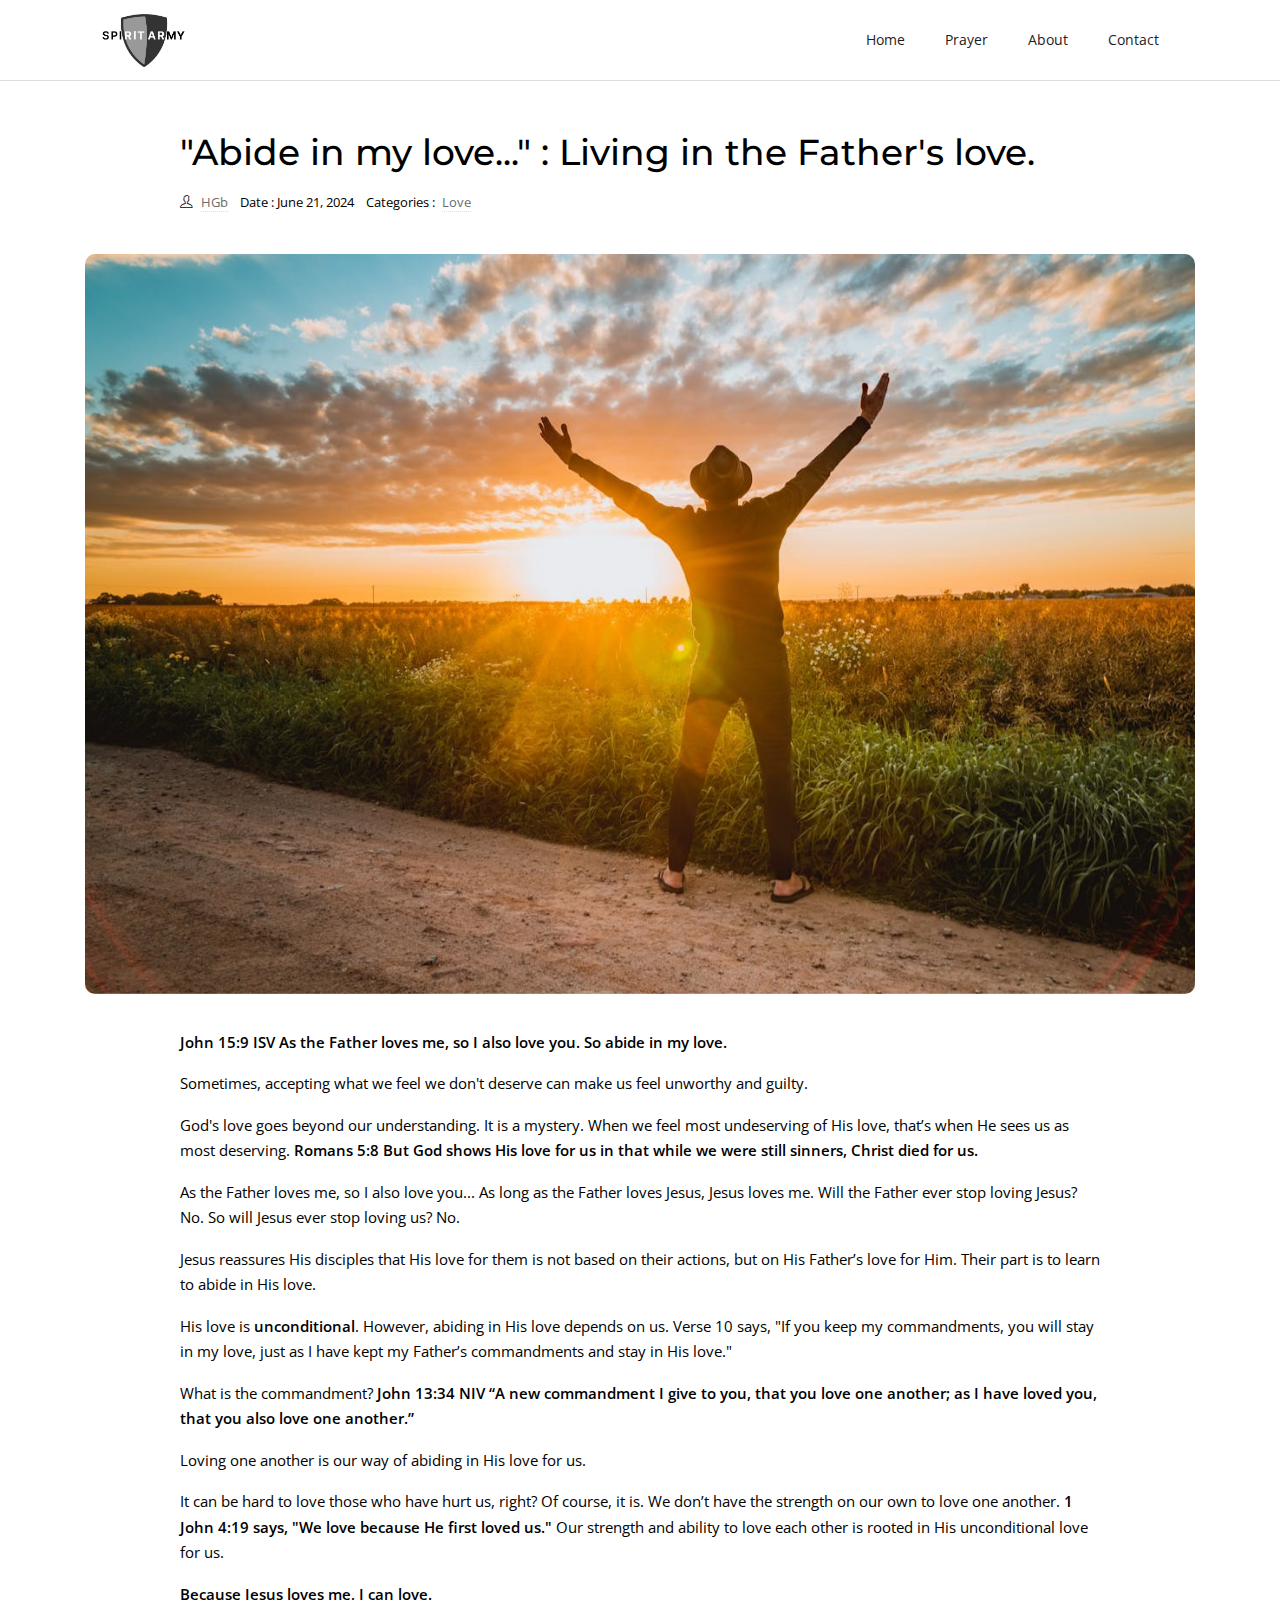
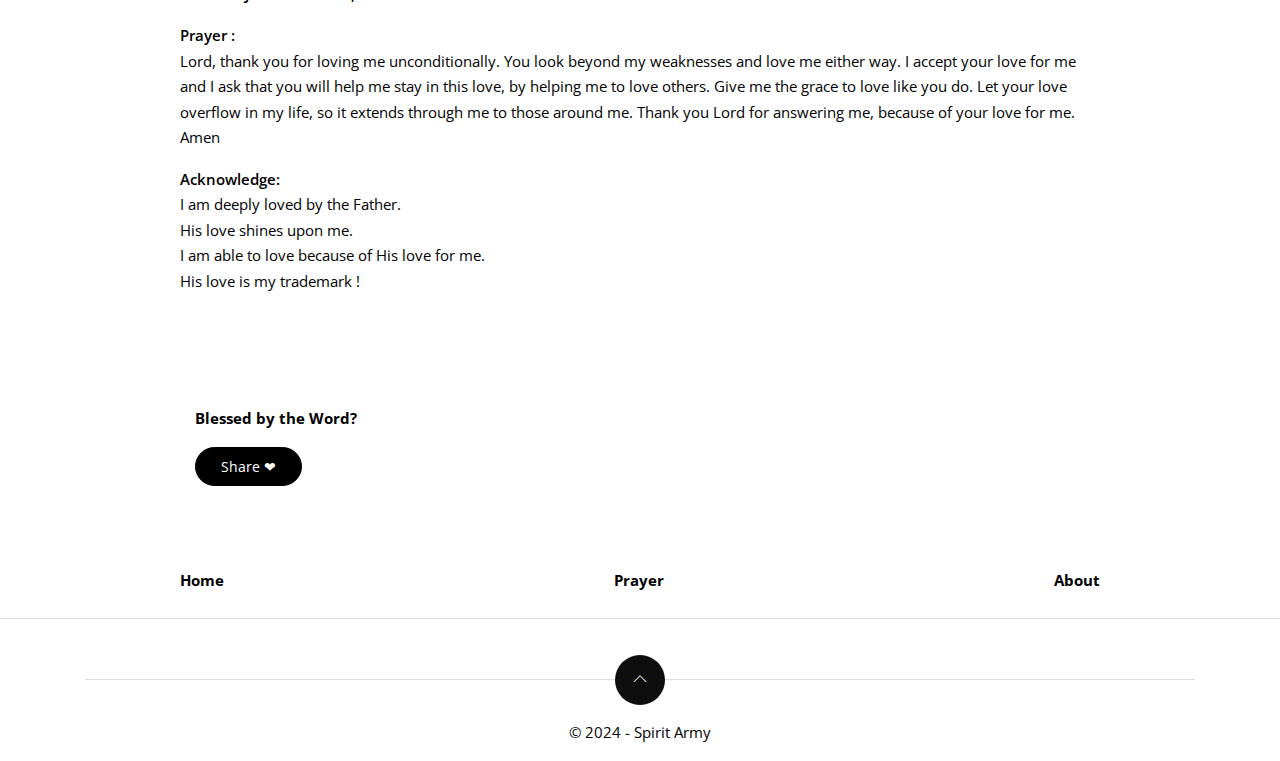
<file: abide.html>
<!DOCTYPE html>


<html lang="en-us">

<head>
   <meta charset="utf-8">
   <title>"Abide in my love..." : Living in the
      Father's love.</title>


   <meta property=’og:title’ content="Abide in my love... : Living in the
   Fathers love." />
   <meta property=’og:type content="website" />
   <meta property=’og:image’ content="https://res.cloudinary.com/dk7kt9wth/image/upload/v1718976212/abide_zljqm0.jpg" />
   <meta property=’og:description’
      content='John 15:9 ISV As the Father loves me, so I also love you. So abide in my love' />
   <meta property=’og:url’ content='https://www.spiritarmy.com' />
   <!-- <meta property='og:image:width' content='1200' />
   <meta property='og:image:height' content='627' /> -->

   <!-- mobile responsive meta -->
   <meta name="viewport" content="width=device-width, initial-scale=1, maximum-scale=5">
   <meta name="description" content="Abide in my love... : Living in the
   Father's love.">
   <link href="https://stackpath.bootstrapcdn.com/bootstrap/4.5.2/css/bootstrap.min.css" rel="stylesheet">
   <!-- plugins -->
   <link rel="preload" href="https://fonts.gstatic.com/s/opensans/v18/mem8YaGs126MiZpBA-UFWJ0bbck.woff2"
      style="font-display: optional;">
   <link rel="stylesheet" href="plugins/bootstrap/bootstrap.min.css">
   <link rel="stylesheet" href="https://fonts.googleapis.com/css?family=Montserrat:600%7cOpen&#43;Sans&amp;display=swap"
      media="screen">

   <link rel="stylesheet" href="plugins/themify-icons/themify-icons.css">
   <link rel="stylesheet" href="plugins/slick/slick.css">

   <!-- Main Stylesheet -->
   <link rel="stylesheet" href="css/style.css">

   <!--Favicon-->
   <!-- <link rel="shortcut icon" href="images/logo.png" type="image/x-icon">
   <link rel="icon" href="images/logo.png" type="image/x-icon"> -->


</head>


<!-- Google tag (gtag.js) -->
<script async src="https://www.googletagmanager.com/gtag/js?id=G-7T690D01WM"></script>
<script>
   window.dataLayer = window.dataLayer || [];
   function gtag() { dataLayer.push(arguments); }
   gtag('js', new Date());

   gtag('config', 'G-7T690D01WM');
</script>


<body>
   <!-- navigation -->
   <header class="sticky-top bg-white border-bottom border-default">
      <div class="container">

         <nav class="navbar navbar-expand-lg navbar-white">
            <a class="navbar-brand" href="index.html">
               <img class="img-fluid" width="150px" src="images/2.png" alt="SpiritArmyLogo">
            </a>
            <button class="navbar-toggler border-0" type="button" data-toggle="collapse" data-target="#navigation">
               <i class="ti-menu"></i>
            </button>

            <div class="collapse navbar-collapse text-center" id="navigation">
               <ul class="navbar-nav ml-auto">
                  <li class="nav-item dropdown">
                     <a class="nav-link" href="#" role="button" data-toggle="dropdown" aria-haspopup="true"
                        aria-expanded="false">
                        Home
                     </a>

                  </li>
                  <li class="nav-item">
                     <a class="nav-link" href="#">Prayer</a>
                  </li>
                  <li class="nav-item">
                     <a class="nav-link" href="#">About</a>
                  </li>
                  <li class="nav-item">
                     <a class="nav-link" href="#">Contact</a>
                  </li>

               </ul>

               <!-- <div class="search px-4">
						<button id="searchOpen" class="search-btn"><i class="ti-search"></i></button>
						<div class="search-wrapper">
							<form action="javascript:void(0)" class="h-100">
								<input class="search-box pl-4" id="search-query" name="s" type="search"
									placeholder="Type &amp; Hit Enter...">
							</form>
							<button id="searchClose" class="search-close"><i class="ti-close text-dark"></i></button>
						</div>
					</div> -->

            </div>
         </nav>
      </div>
   </header>
   <!-- /navigation -->

   <section class="section">
      <div class="container">
         <article class="row mb-4">
            <div class="col-lg-10 mx-auto mb-4">
               <h1 class="h2 mb-3">"Abide in my love..." : Living in the Father's love.</h1>
               <ul class="list-inline post-meta mb-3">
                  <li class="list-inline-item"><i class="ti-user mr-2"></i><a href="author.html">HGb</a>
                  </li>
                  <li class="list-inline-item">Date : June 21, 2024</li>
                  <li class="list-inline-item">Categories : <a href="#!" class="ml-1">Love </a>
                  </li>
               </ul>
            </div>
            <div class="col-12 mb-3">
               <div class="post-slider">
                  <img src="images/post/abide.jpg" class="img-fluid" alt="post-thumb">
               </div>
            </div>
            <div class="col-lg-10 mx-auto">
               <div class="content">
                  <p><strong>John 15:9 ISV As the Father loves me, so I also love you. So abide in my love.</strong></p>
                  <p>Sometimes, accepting what we feel we don't deserve can make us feel unworthy and guilty.</p>
                  <p>God's love goes beyond our understanding. It is a mystery. When we feel most undeserving of His
                     love,
                     that’s when He sees us as most deserving.
                     <strong> Romans 5:8 But God shows His love for us in that while we were still sinners, Christ died
                        for us.</strong>
                  </p>
                  <p>As the Father loves me, so I also love you... As long as the Father loves Jesus, Jesus loves me.
                     Will the Father ever stop loving Jesus? No. So will Jesus ever stop loving us? No.</p>
                  <p>Jesus reassures His disciples that His love for them is not based on their actions, but on His
                     Father’s love for Him.
                     Their part is to learn to abide in His love.</p>
                  <p>His love is <strong>unconditional</strong>. However, abiding in His love depends on us. Verse 10
                     says,
                     "If you keep my commandments, you will stay in my love, just as I have kept my Father’s
                     commandments and stay in His love."</p>
                  <p>What is the commandment?
                     <strong>John 13:34 NIV “A new commandment I give to you, that you love one another; as I have loved
                        you,
                        that you also love one another.”</strong>
                  </p>
                  <P>Loving one another is our way of abiding in His love for us.</P>
                  <p>It can be hard to love those who have hurt us, right? Of course, it is. We don’t have the strength
                     on our own to love one another. <strong>1 John 4:19 says, "We love because He first loved
                        us."</strong>
                     Our strength and ability to love each other is rooted in His unconditional love for us.</p>
                  <p><strong>Because Jesus loves me, I can love.</strong></p>
                  <p>
                     <strong>Prayer :</strong> <br>
                     Lord, thank you for loving me unconditionally. You look beyond my weaknesses and love me either
                     way.
                     I accept your love for me and I ask that you will help me stay in this love, by helping me to love
                     others.
                     Give me the grace to love like you do. Let your love overflow in my life, so it extends through me
                     to those around me.
                     Thank you Lord for answering me, because of your love for me. Amen
                  </p>
                  <p>
                     <strong>Acknowledge:</strong><br>
                     I am deeply loved by the Father.<br>
                     His love shines upon me.<br>
                     I am able to love because of His love for me.<br>
                     His love is my trademark !
                  </p>
               </div>
               <br>
               <br>
               <div class="container mt-5">
                  <P><strong>Blessed by the Word?</strong></P>
                  <button class="btn btn-primary" id="shareButton">Share &#10084;</button>
               </div>
            </div>
      </div>
      </article>
   </section>

   <div class="row justify-content-around">
      <a class="nav-link" href="#">
         <p><strong>Home</strong></p>
      </a>
      <a class="nav-link" href="#">
         <p><strong>Prayer</strong></p>
      </a>
      <a class="nav-link" href="#">
         <p><strong>About</strong></p>
      </a>
   </div>

   <footer class="section-sm pb-0 border-top border-default">
      <div class="container">
         <div class="scroll-top">
            <a href="javascript:void(0);" id="scrollTop"><i class="ti-angle-up"></i></a>
         </div>
         <div class="text-center">
            <p class="content">&copy; 2024 - Spirit Army</p>
         </div>
      </div>
   </footer>


   <!-- JS Plugins -->
   <script src="plugins/jQuery/jquery.min.js"></script>
   <script src="plugins/bootstrap/bootstrap.min.js" async></script>
   <script src="plugins/slick/slick.min.js"></script>

   <!-- Main Script -->
   <script src="js/script.js"></script>

   <script>
      document.getElementById('shareButton').addEventListener('click', async () => {
         if (navigator.share) {
            try {
               await navigator.share({
                  title: document.title,
                  //text: 'Be blessed !',
                  url: window.location.href
               });
               console.log('Content shared successfully');
            } catch (error) {
               console.error('Error sharing:', error);
            }
         } else {
            alert('Web Share API is not supported in your browser.');
         }
      });
   </script>

   <script src="https://code.jquery.com/jquery-3.5.1.slim.min.js"></script>
   <script src="https://cdn.jsdelivr.net/npm/@popperjs/core@2.5.4/dist/umd/popper.min.js"></script>
   <script src="https://stackpath.bootstrapcdn.com/bootstrap/4.5.2/js/bootstrap.min.js"></script>



</body>

</html>
</file>
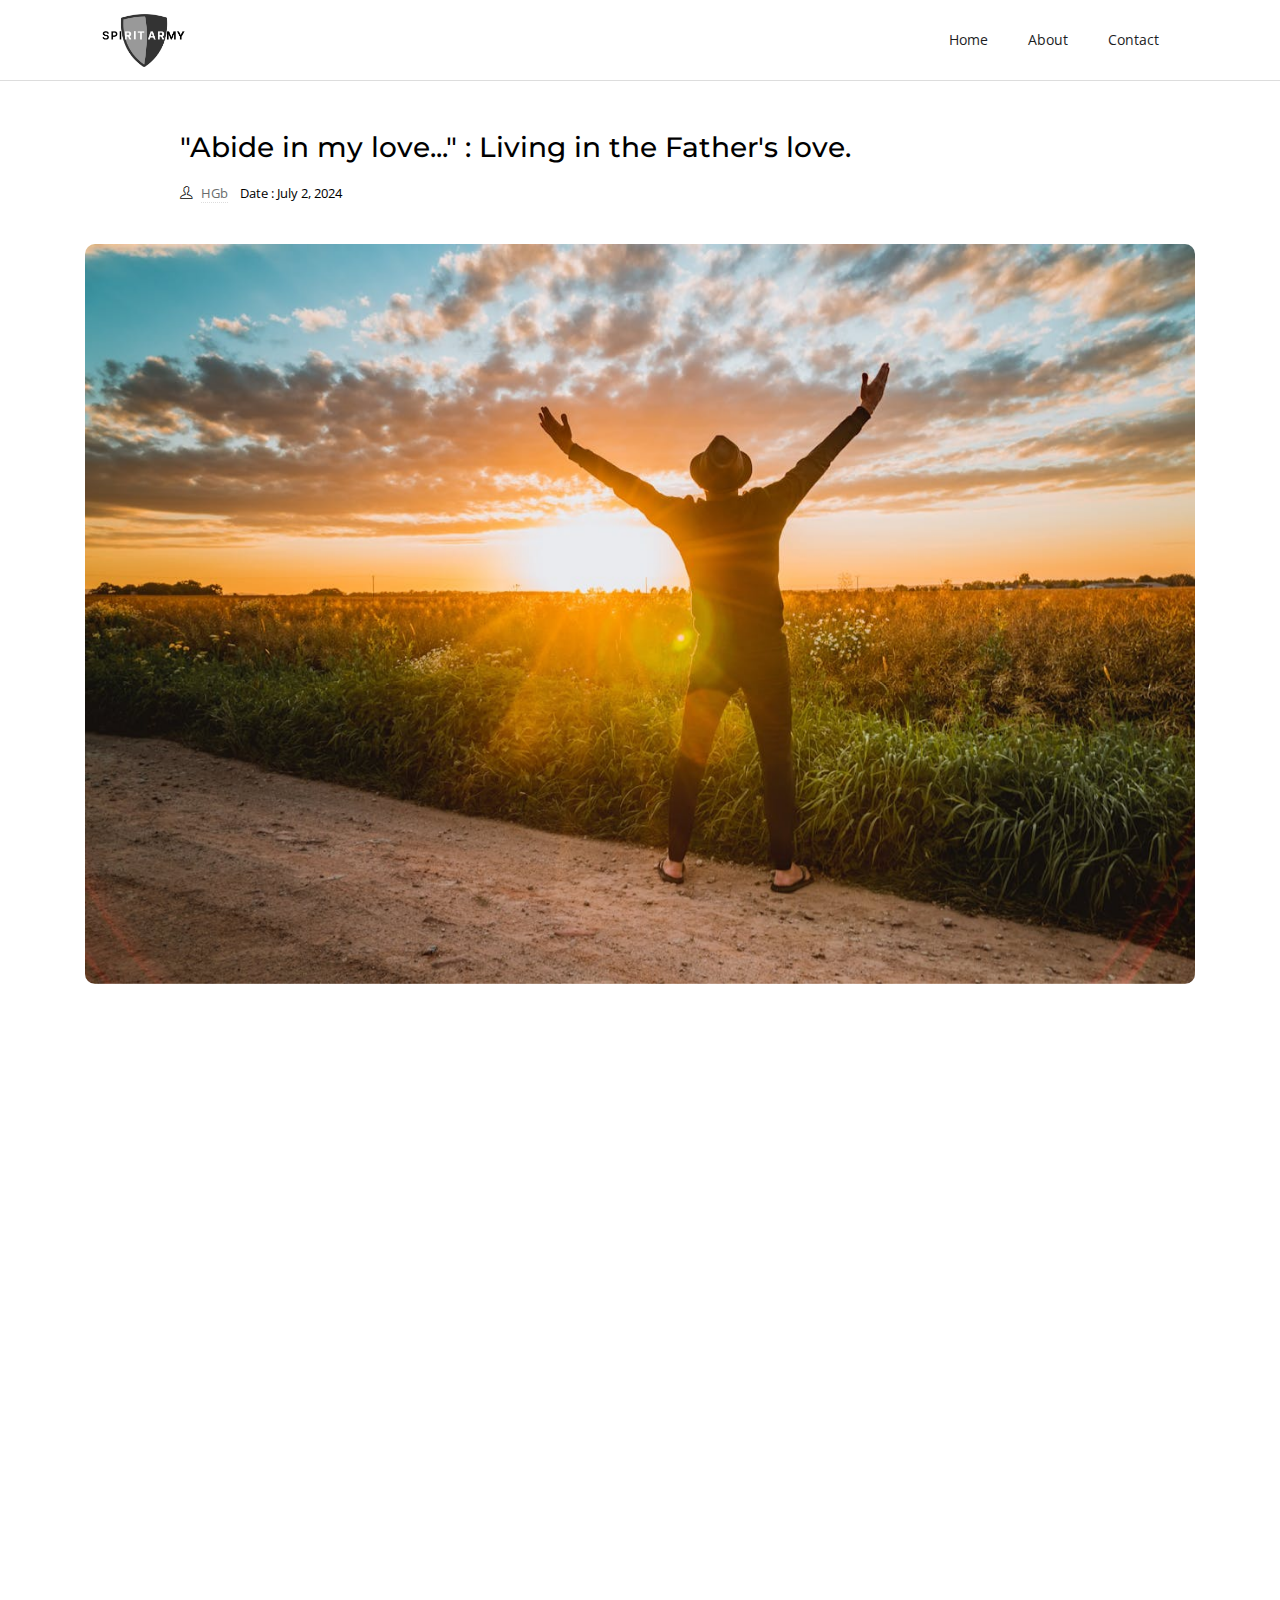
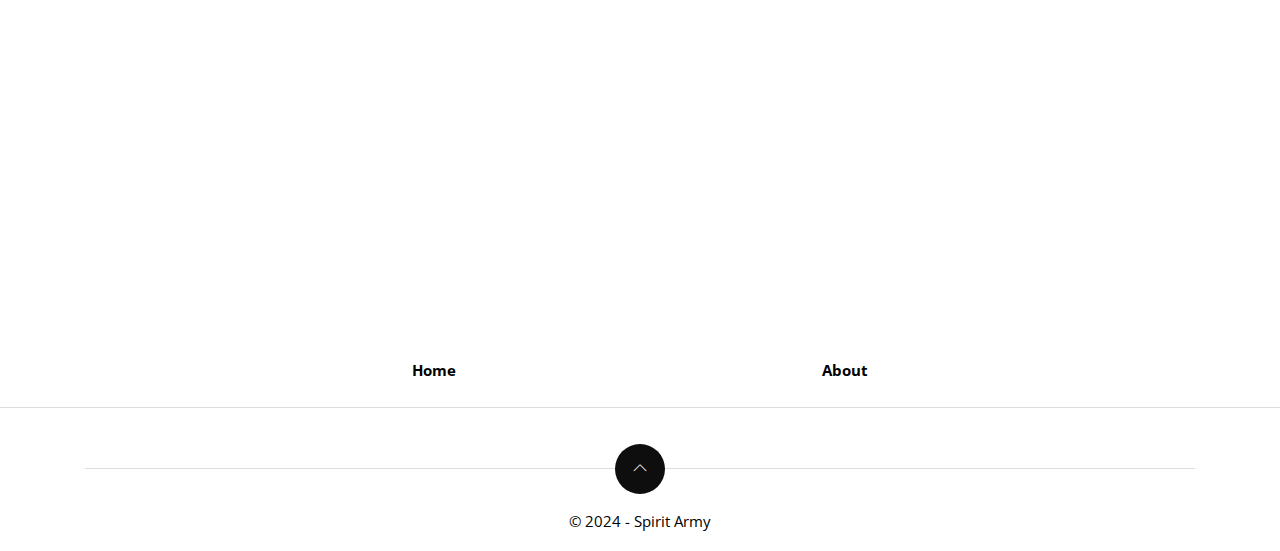
<file: devotion/abide.html>
<!DOCTYPE html>


<html lang="en-us">

<head>
   <meta charset="utf-8">
   <title>"Abide in my love..." : Living in the
      Father's love.</title>


   <meta property=’og:title’ content="Abide in my love... : Living in the
   Fathers love." />
   <meta property=’og:type content="website" />
   <meta property=’og:image’ content="https://res.cloudinary.com/dk7kt9wth/image/upload/v1718976212/abide_zljqm0.jpg" />
   <meta property=’og:description’
      content='John 15:9 ISV As the Father loves me, so I also love you. So abide in my love' />
   <meta property=’og:url’ content='https://www.spiritarmy.com' />
   <!-- <meta property='og:image:width' content='1200' />
   <meta property='og:image:height' content='627' /> -->

   <!-- mobile responsive meta -->
   <meta name="viewport" content="width=device-width, initial-scale=1, maximum-scale=5">
   <meta name="description" content="Abide in my love... : Living in the
   Father's love.">
   <link href="https://stackpath.bootstrapcdn.com/bootstrap/4.5.2/css/bootstrap.min.css" rel="stylesheet">
   <!-- plugins -->
   <link rel="preload" href="https://fonts.gstatic.com/s/opensans/v18/mem8YaGs126MiZpBA-UFWJ0bbck.woff2"
      style="font-display: optional;">
   <link rel="stylesheet" href="../plugins/bootstrap/bootstrap.min.css">
   <link rel="stylesheet" href="https://fonts.googleapis.com/css?family=Montserrat:600%7cOpen&#43;Sans&amp;display=swap"
      media="screen">

   <link rel="stylesheet" href="../plugins/themify-icons/themify-icons.css">
   <link rel="stylesheet" href="../plugins/slick/slick.css">

   <!-- Main Stylesheet -->
   <link rel="stylesheet" href="../css/style.css">

   <!--Favicon-->
   <!-- <link rel="shortcut icon" href="images/logo.png" type="image/x-icon">
   <link rel="icon" href="images/logo.png" type="image/x-icon"> -->


</head>

<!-- Libraries Stylesheet -->
<link href="../lib/animate/animate.min.css" rel="stylesheet">
<script src="../lib/wow/wow.min.js"></script>
<script src="../lib/easing/easing.min.js"></script>


<!-- Google tag (gtag.js) -->
<script async src="https://www.googletagmanager.com/gtag/js?id=G-7T690D01WM"></script>
<script>
   window.dataLayer = window.dataLayer || [];
   function gtag() { dataLayer.push(arguments); }
   gtag('js', new Date());

   gtag('config', 'G-7T690D01WM');
</script>


<body>
   <!-- navigation -->
   <header class="sticky-top bg-white border-bottom border-default">
      <div class="container">

         <nav class="navbar navbar-expand-lg navbar-white">
            <a class="navbar-brand" href="../index.html">
               <img class="img-fluid" width="150px" src="../images/2.png" alt="SpiritArmyLogo">
            </a>
            <button class="navbar-toggler border-0" type="button" data-toggle="collapse" data-target="#navigation">
               <i class="ti-menu"></i>
            </button>

            <div class="collapse navbar-collapse text-center" id="navigation">
               <ul class="navbar-nav ml-auto">
                  <li class="nav-item dropdown">
                     <a class="nav-link" href="#" role="button" data-toggle="dropdown" aria-haspopup="true"
                        aria-expanded="false">
                        Home
                     </a>

                  </li>
                  <!-- <li class="nav-item">
                     <a class="nav-link" href="../prayer.html">Prayer</a>
                  </li> -->
                  <li class="nav-item">
                     <a class="nav-link" href="#">About</a>
                  </li>
                  <li class="nav-item">
                     <a class="nav-link" href="#">Contact</a>
                  </li>

               </ul>

               <!-- <div class="search px-4">
						<button id="searchOpen" class="search-btn"><i class="ti-search"></i></button>
						<div class="search-wrapper">
							<form action="javascript:void(0)" class="h-100">
								<input class="search-box pl-4" id="search-query" name="s" type="search"
									placeholder="Type &amp; Hit Enter...">
							</form>
							<button id="searchClose" class="search-close"><i class="ti-close text-dark"></i></button>
						</div>
					</div> -->

            </div>
         </nav>
      </div>
   </header>
   <!-- /navigation -->

   <section class="section">
      <div class="container">
         <article class="row mb-4">
            <div class="col-lg-10 mx-auto mb-4  wow fadeInUp" data-wow-delay="0.1s">
               <h3 class=" h3 mb-3">"Abide in my love..." : Living in the Father's love.</h3>
               <ul class="list-inline post-meta mb-3">
                  <li class="list-inline-item"><i class="ti-user mr-2"></i><a href="author.html">HGb</a>
                  </li>
                  <li class="list-inline-item">Date : July 2, 2024</li>
                  </li>
               </ul>
            </div>
            <div class="col-12 mb-3  wow fadeInUp" data-wow-delay="0.1s">
               <div class="post-slider">
                  <img src="../images/post/abide.jpg" class="img-fluid" alt="post-thumb">
               </div>
            </div>
            <div class="col-lg-10 mx-auto">
               <div class="content  wow fadeInUp" data-wow-delay="0.1s">
                  <p><strong>John 15:9 ISV "As the Father loves me, so do I love you. So abide in my love".</strong>
                  </p>
                  <p>Sometimes, accepting what we feel we don't deserve, can make us feel unworthy and guilty.</p>
                  <p>God's love however, is beyond our understanding. I believe it is a mystery that cannot be
                     explained.
                     When we feel most undeserving of His love, that’s when He sees us as most deserving.
                     <strong> Romans 5:8 says, "But God shows His love for us in that while we were still sinners,
                        Christ died
                        for us".</strong>
                  </p>
                  <p>"As the Father loves me, so I also love you..." One of my most conscious confessions is "As long as
                     the Father loves Jesus, Jesus loves me".
                     Will the Father ever stop loving Jesus? No. So will Jesus ever stop loving me? No.</p>
                  <p>Jesus reassures His disciples that His love for them is not based on their actions, but on His
                     Father’s love for Him.
                     Their part was to learn to abide in His love.</p>
                  <p>His love is <strong>unconditional</strong>. However, abiding in His love depends on us. Verse 10
                     says,
                     "If you keep my words, you will <strong>abide in my love</strong>, just as I have kept my Father’s
                     words and abide in His love."</p>

                  <p>As we keep His words in our hearts daily, we will abide in His love daily.</p>
                  <p>
                     <strong>Let's Pray :</strong> <br>
                     Lord, thank you for loving me unconditionally. You look beyond my weaknesses and love me either
                     way.
                     I accept your love for me and I ask that you will help me stay in this love, by keeping your words
                     daily.
                     I ask for the grace to fellowship with Your Word and the Spirit.
                     Thank you Lord for answering me, because of your love for me. Amen
                  </p>
                  <p>
                     <strong>Acknowledge with me:</strong><br>
                     I am deeply loved by the Father.<br>
                     His love shines upon me.<br>
                     His Words are an anchor to my soul<br>
                     His love is my trademark !
                  </p>
               </div>
               <br>
               <br>
               <div class="container mt-5   wow fadeInUp" data-wow-delay="0.1s">
                  <P><strong>Blessed by the Word?</strong></P>
                  <button class="btn btn-primary" id="shareButton">Share </button>
               </div>
            </div>
      </div>
      </article>
   </section>

   <div class="row justify-content-around col-lg-8 mx-auto">
      <a class="nav-link" href="../index.html">
         <p><strong>Home</strong></p>
      </a>
      <!-- <a class="nav-link" href="../prayer.html">
         <p><strong>Prayer</strong></p>
      </a> -->
      <a class="nav-link" href="#">
         <p><strong>About</strong></p>
      </a>
   </div>

   <footer class="section-sm pb-0 border-top border-default">
      <div class="container">
         <div class="scroll-top">
            <a href="javascript:void(0);" id="scrollTop"><i class="ti-angle-up"></i></a>
         </div>
         <div class="text-center">
            <p class="content">&copy; 2024 - Spirit Army</p>
         </div>
      </div>
   </footer>


   <!-- JS Plugins -->
   <script src="../plugins/jQuery/jquery.min.js"></script>
   <script src="../plugins/bootstrap/bootstrap.min.js" async></script>
   <script src="../plugins/slick/slick.min.js"></script>
   <script src="../js/wow.min.js"></script>

   <!-- Main Script -->
   <script src="../js/script.js"></script>

   <script>
      document.getElementById('shareButton').addEventListener('click', async () => {
         if (navigator.share) {
            try {
               await navigator.share({
                  title: document.title,
                  //text: 'Be blessed !',
                  url: window.location.href
               });
               console.log('Content shared successfully');
            } catch (error) {
               console.error('Error sharing:', error);
            }
         } else {
            alert('Web Share API is not supported in your browser.');
         }
      });
   </script>

   <script src="https://code.jquery.com/jquery-3.5.1.slim.min.js"></script>
   <script src="https://cdn.jsdelivr.net/npm/@popperjs/core@2.5.4/dist/umd/popper.min.js"></script>
   <script src="https://stackpath.bootstrapcdn.com/bootstrap/4.5.2/js/bootstrap.min.js"></script>



</body>

</html>
</file>
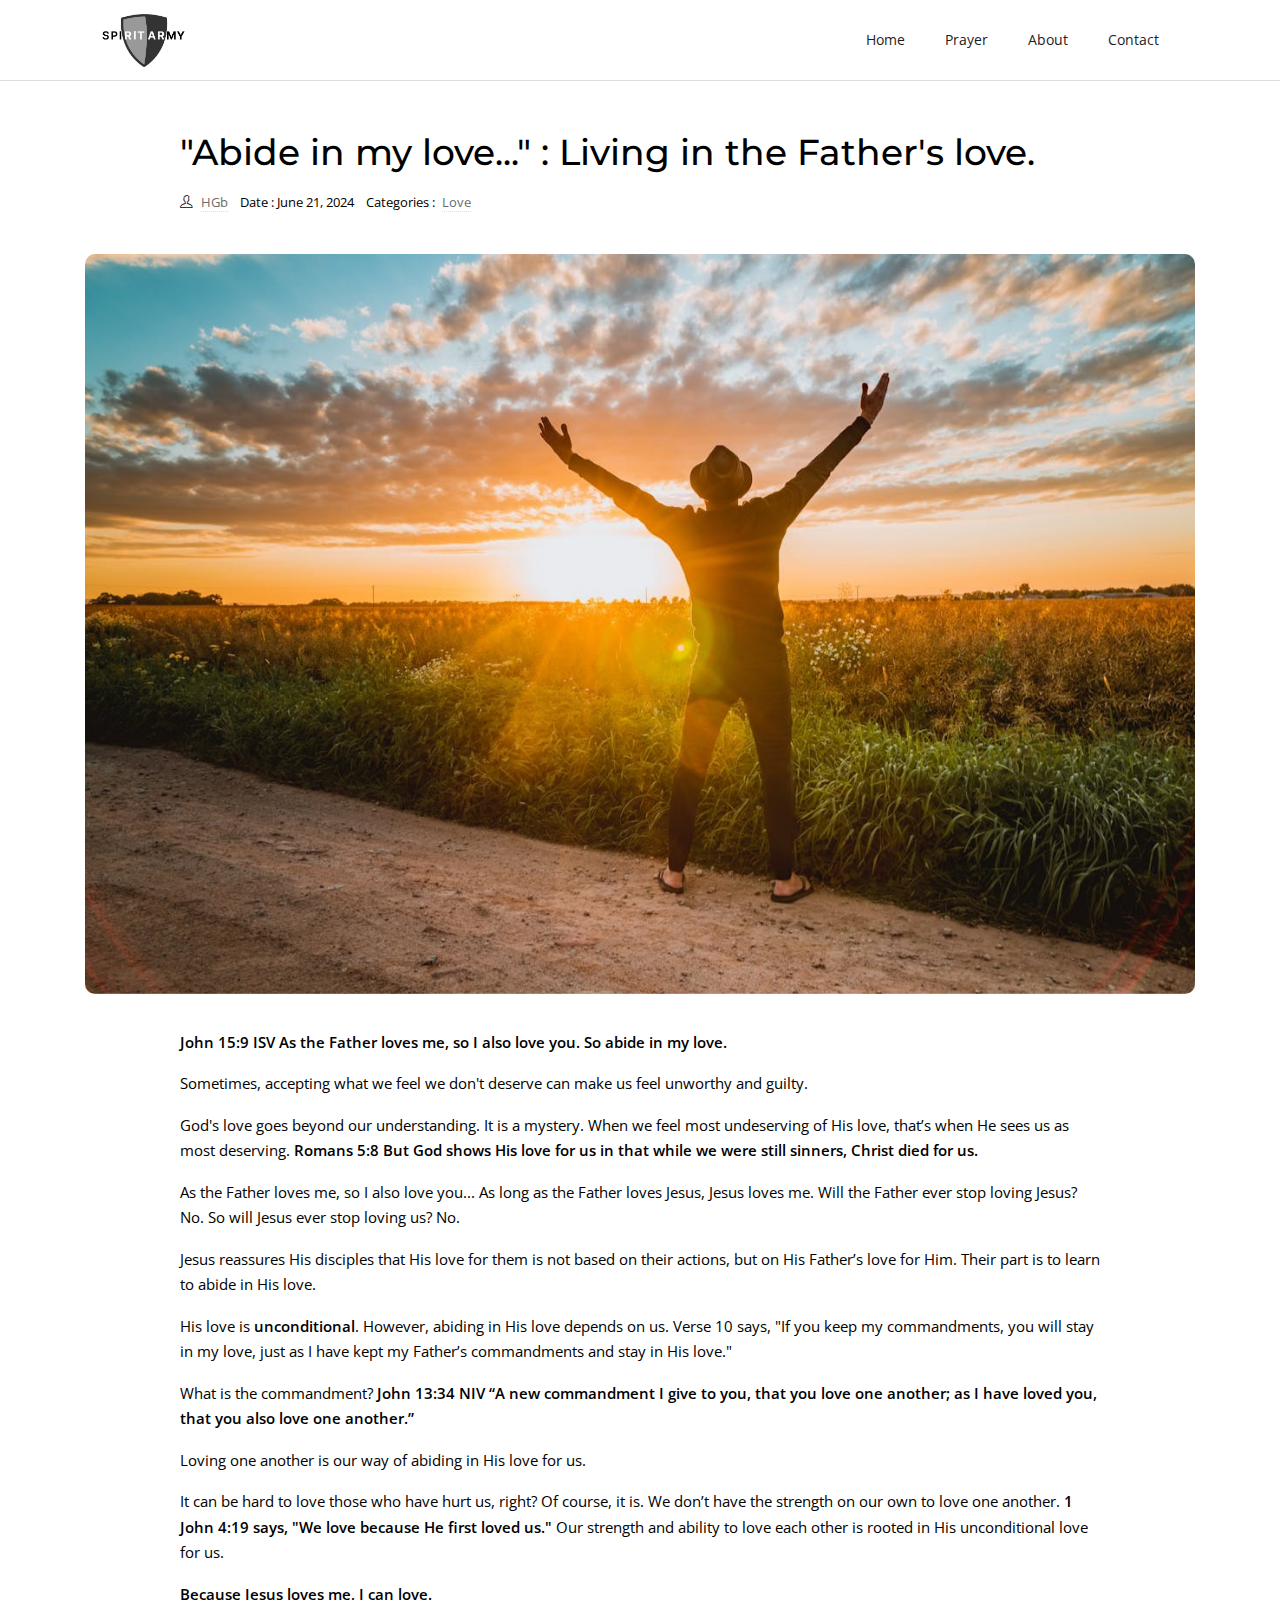
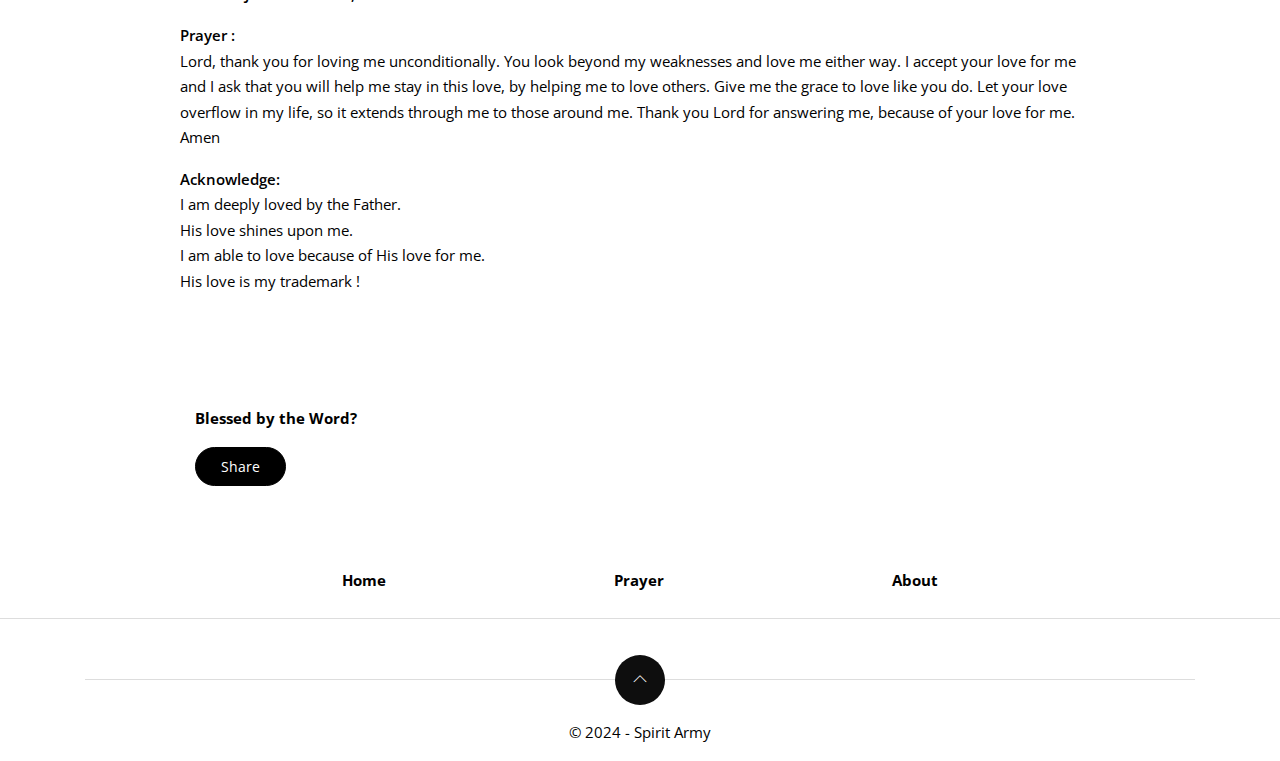
<file: devotion/daughter.html>
<!DOCTYPE html>


<html lang="en-us">

<head>
   <meta charset="utf-8">
   <title>"Abide in my love..." : Living in the
      Father's love.</title>


   <meta property=’og:title’ content="Abide in my love... : Living in the
   Fathers love." />
   <meta property=’og:type content="website" />
   <meta property=’og:image’ content="https://res.cloudinary.com/dk7kt9wth/image/upload/v1718976212/abide_zljqm0.jpg" />
   <meta property=’og:description’
      content='John 15:9 ISV As the Father loves me, so I also love you. So abide in my love' />
   <meta property=’og:url’ content='https://www.spiritarmy.com' />
   <!-- <meta property='og:image:width' content='1200' />
   <meta property='og:image:height' content='627' /> -->

   <!-- mobile responsive meta -->
   <meta name="viewport" content="width=device-width, initial-scale=1, maximum-scale=5">
   <meta name="description" content="Abide in my love... : Living in the
   Father's love.">
   <link href="https://stackpath.bootstrapcdn.com/bootstrap/4.5.2/css/bootstrap.min.css" rel="stylesheet">
   <!-- plugins -->
   <link rel="preload" href="https://fonts.gstatic.com/s/opensans/v18/mem8YaGs126MiZpBA-UFWJ0bbck.woff2"
      style="font-display: optional;">
   <link rel="stylesheet" href="../plugins/bootstrap/bootstrap.min.css">
   <link rel="stylesheet" href="https://fonts.googleapis.com/css?family=Montserrat:600%7cOpen&#43;Sans&amp;display=swap"
      media="screen">

   <link rel="stylesheet" href="../plugins/themify-icons/themify-icons.css">
   <link rel="stylesheet" href="../plugins/slick/slick.css">

   <!-- Main Stylesheet -->
   <link rel="stylesheet" href="../css/style.css">

   <!--Favicon-->
   <!-- <link rel="shortcut icon" href="images/logo.png" type="image/x-icon">
   <link rel="icon" href="images/logo.png" type="image/x-icon"> -->


</head>


<!-- Google tag (gtag.js) -->
<script async src="https://www.googletagmanager.com/gtag/js?id=G-7T690D01WM"></script>
<script>
   window.dataLayer = window.dataLayer || [];
   function gtag() { dataLayer.push(arguments); }
   gtag('js', new Date());

   gtag('config', 'G-7T690D01WM');
</script>


<body>
   <!-- navigation -->
   <header class="sticky-top bg-white border-bottom border-default">
      <div class="container">

         <nav class="navbar navbar-expand-lg navbar-white">
            <a class="navbar-brand" href="../index.html">
               <img class="img-fluid" width="150px" src="../images/2.png" alt="SpiritArmyLogo">
            </a>
            <button class="navbar-toggler border-0" type="button" data-toggle="collapse" data-target="#navigation">
               <i class="ti-menu"></i>
            </button>

            <div class="collapse navbar-collapse text-center" id="navigation">
               <ul class="navbar-nav ml-auto">
                  <li class="nav-item dropdown">
                     <a class="nav-link" href="#" role="button" data-toggle="dropdown" aria-haspopup="true"
                        aria-expanded="false">
                        Home
                     </a>

                  </li>
                  <li class="nav-item">
                     <a class="nav-link" href="../prayer.html">Prayer</a>
                  </li>
                  <li class="nav-item">
                     <a class="nav-link" href="#">About</a>
                  </li>
                  <li class="nav-item">
                     <a class="nav-link" href="#">Contact</a>
                  </li>

               </ul>

               <!-- <div class="search px-4">
						<button id="searchOpen" class="search-btn"><i class="ti-search"></i></button>
						<div class="search-wrapper">
							<form action="javascript:void(0)" class="h-100">
								<input class="search-box pl-4" id="search-query" name="s" type="search"
									placeholder="Type &amp; Hit Enter...">
							</form>
							<button id="searchClose" class="search-close"><i class="ti-close text-dark"></i></button>
						</div>
					</div> -->

            </div>
         </nav>
      </div>
   </header>
   <!-- /navigation -->

   <section class="section">
      <div class="container">
         <article class="row mb-4">
            <div class="col-lg-10 mx-auto mb-4">
               <h1 class="h2 mb-3">"Abide in my love..." : Living in the Father's love.</h1>
               <ul class="list-inline post-meta mb-3">
                  <li class="list-inline-item"><i class="ti-user mr-2"></i><a href="author.html">HGb</a>
                  </li>
                  <li class="list-inline-item">Date : June 21, 2024</li>
                  <li class="list-inline-item">Categories : <a href="#!" class="ml-1">Love </a>
                  </li>
               </ul>
            </div>
            <div class="col-12 mb-3">
               <div class="post-slider">
                  <img src="../images/post/abide.jpg" class="img-fluid" alt="post-thumb">
               </div>
            </div>
            <div class="col-lg-10 mx-auto">
               <div class="content">
                  <p><strong>John 15:9 ISV As the Father loves me, so I also love you. So abide in my love.</strong></p>
                  <p>Sometimes, accepting what we feel we don't deserve can make us feel unworthy and guilty.</p>
                  <p>God's love goes beyond our understanding. It is a mystery. When we feel most undeserving of His
                     love,
                     that’s when He sees us as most deserving.
                     <strong> Romans 5:8 But God shows His love for us in that while we were still sinners, Christ died
                        for us.</strong>
                  </p>
                  <p>As the Father loves me, so I also love you... As long as the Father loves Jesus, Jesus loves me.
                     Will the Father ever stop loving Jesus? No. So will Jesus ever stop loving us? No.</p>
                  <p>Jesus reassures His disciples that His love for them is not based on their actions, but on His
                     Father’s love for Him.
                     Their part is to learn to abide in His love.</p>
                  <p>His love is <strong>unconditional</strong>. However, abiding in His love depends on us. Verse 10
                     says,
                     "If you keep my commandments, you will stay in my love, just as I have kept my Father’s
                     commandments and stay in His love."</p>
                  <p>What is the commandment?
                     <strong>John 13:34 NIV “A new commandment I give to you, that you love one another; as I have loved
                        you,
                        that you also love one another.”</strong>
                  </p>
                  <P>Loving one another is our way of abiding in His love for us.</P>
                  <p>It can be hard to love those who have hurt us, right? Of course, it is. We don’t have the strength
                     on our own to love one another. <strong>1 John 4:19 says, "We love because He first loved
                        us."</strong>
                     Our strength and ability to love each other is rooted in His unconditional love for us.</p>
                  <p><strong>Because Jesus loves me, I can love.</strong></p>
                  <p>
                     <strong>Prayer :</strong> <br>
                     Lord, thank you for loving me unconditionally. You look beyond my weaknesses and love me either
                     way.
                     I accept your love for me and I ask that you will help me stay in this love, by helping me to love
                     others.
                     Give me the grace to love like you do. Let your love overflow in my life, so it extends through me
                     to those around me.
                     Thank you Lord for answering me, because of your love for me. Amen
                  </p>
                  <p>
                     <strong>Acknowledge:</strong><br>
                     I am deeply loved by the Father.<br>
                     His love shines upon me.<br>
                     I am able to love because of His love for me.<br>
                     His love is my trademark !
                  </p>
               </div>
               <br>
               <br>
               <div class="container mt-5">
                  <P><strong>Blessed by the Word?</strong></P>
                  <button class="btn btn-primary" id="shareButton">Share </button>
               </div>
            </div>
      </div>
      </article>
   </section>

   <div class="row justify-content-around col-lg-8 mx-auto">
      <a class="nav-link" href="#">
         <p><strong>Home</strong></p>
      </a>
      <a class="nav-link" href="../prayer.html">
         <p><strong>Prayer</strong></p>
      </a>
      <a class="nav-link" href="#">
         <p><strong>About</strong></p>
      </a>
   </div>

   <footer class="section-sm pb-0 border-top border-default">
      <div class="container">
         <div class="scroll-top">
            <a href="javascript:void(0);" id="scrollTop"><i class="ti-angle-up"></i></a>
         </div>
         <div class="text-center">
            <p class="content">&copy; 2024 - Spirit Army</p>
         </div>
      </div>
   </footer>


   <!-- JS Plugins -->
   <script src="../plugins/jQuery/jquery.min.js"></script>
   <script src="../plugins/bootstrap/bootstrap.min.js" async></script>
   <script src="../plugins/slick/slick.min.js"></script>

   <!-- Main Script -->
   <script src="../js/script.js"></script>

   <script>
      document.getElementById('shareButton').addEventListener('click', async () => {
         if (navigator.share) {
            try {
               await navigator.share({
                  title: document.title,
                  //text: 'Be blessed !',
                  url: window.location.href
               });
               console.log('Content shared successfully');
            } catch (error) {
               console.error('Error sharing:', error);
            }
         } else {
            alert('Web Share API is not supported in your browser.');
         }
      });
   </script>

   <script src="https://code.jquery.com/jquery-3.5.1.slim.min.js"></script>
   <script src="https://cdn.jsdelivr.net/npm/@popperjs/core@2.5.4/dist/umd/popper.min.js"></script>
   <script src="https://stackpath.bootstrapcdn.com/bootstrap/4.5.2/js/bootstrap.min.js"></script>



</body>

</html>
</file>
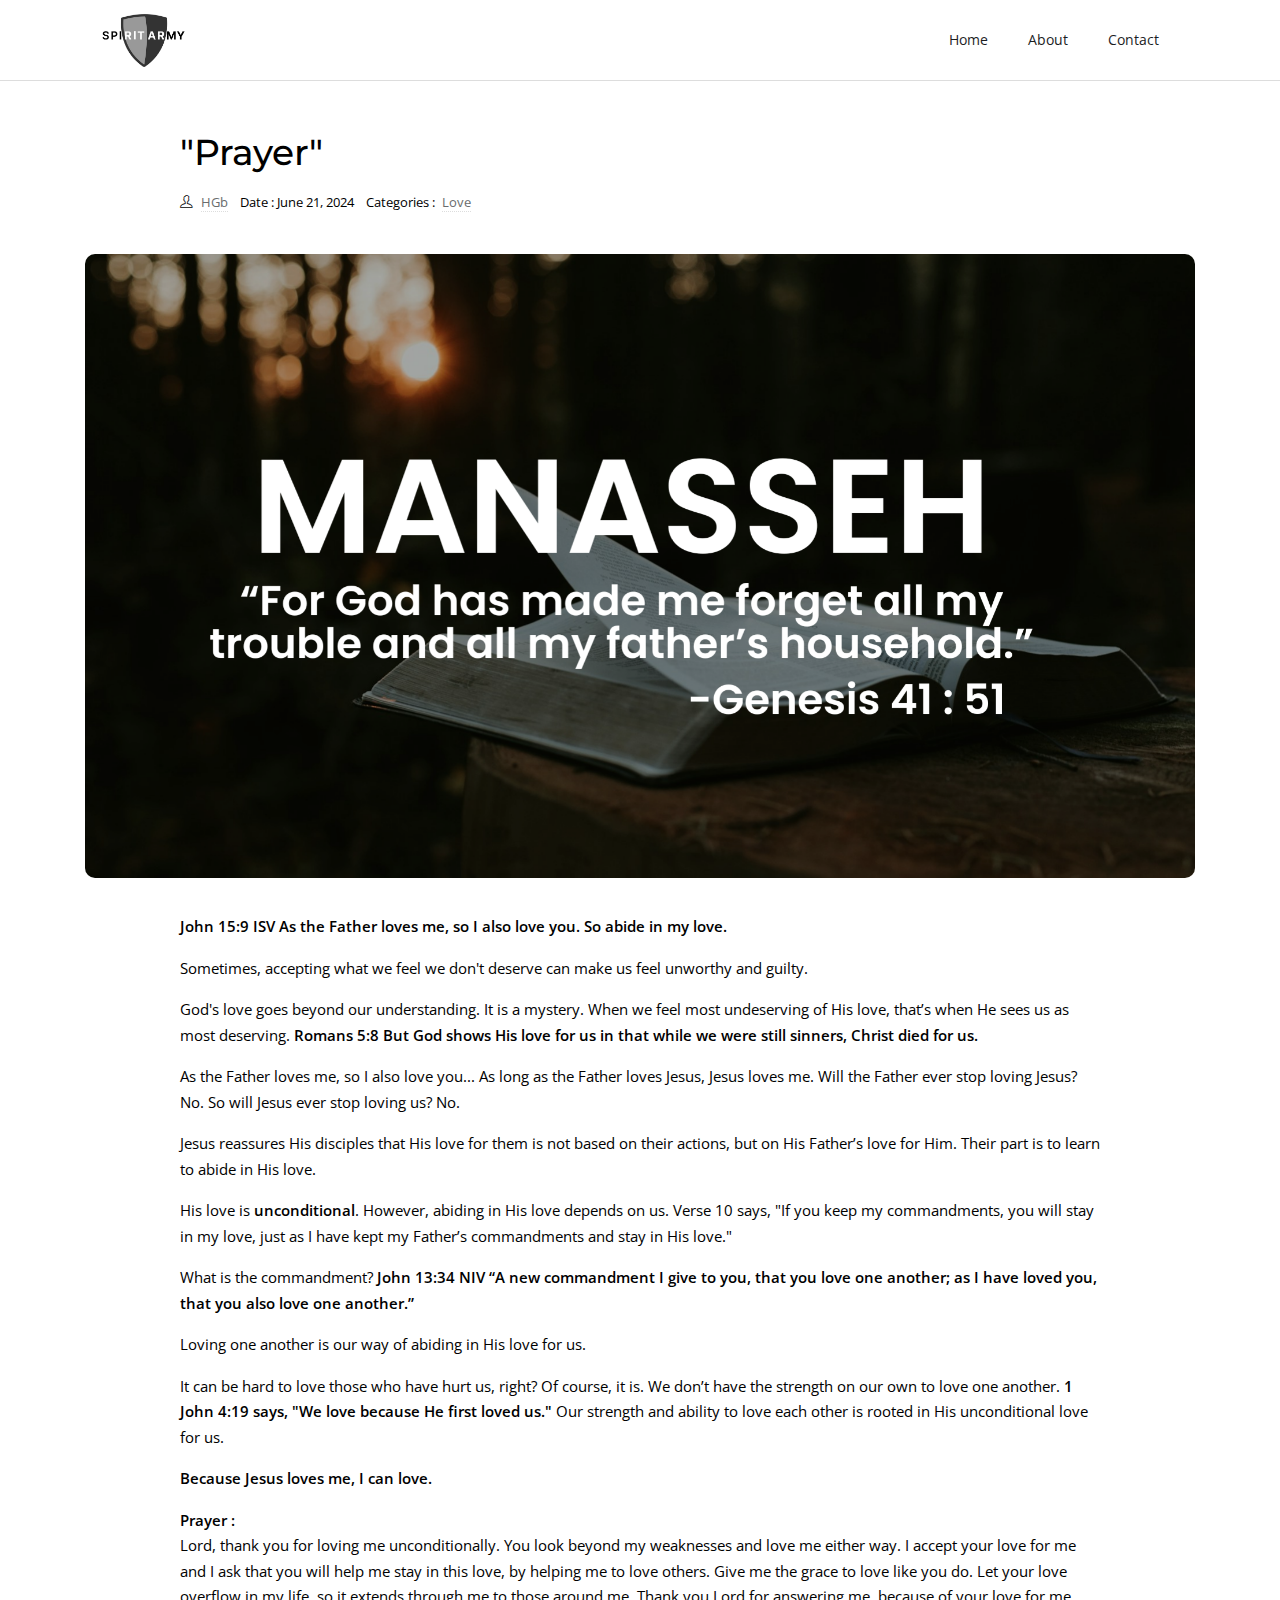
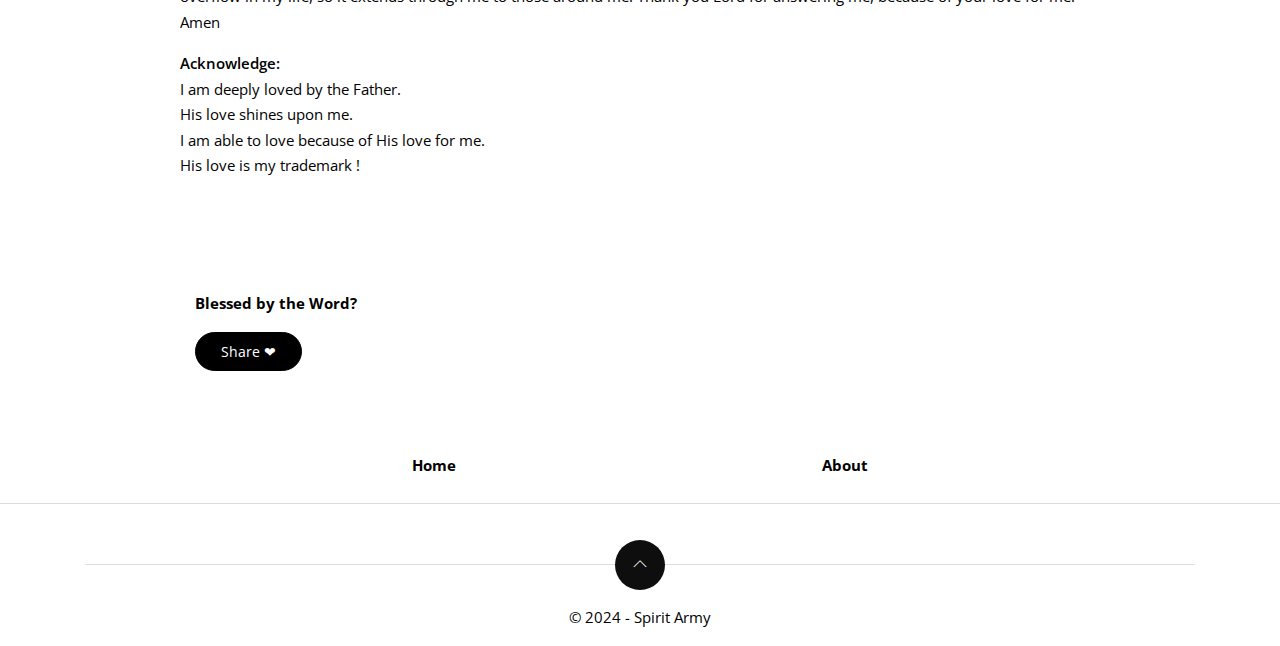
<file: prayer/prayer_one.html>
<!DOCTYPE html>


<html lang="en-us">

<head>
    <meta charset="utf-8">
    <title>"Abide in my love..." : Living in the
        Father's love.</title>


    <meta property=’og:title’ content="Abide in my love... : Living in the
   Fathers love." />
    <meta property=’og:type content="website" />
    <meta property=’og:image’
        content="https://res.cloudinary.com/dk7kt9wth/image/upload/v1718976212/abide_zljqm0.jpg" />
    <meta property=’og:description’
        content='John 15:9 ISV As the Father loves me, so I also love you. So abide in my love' />
    <meta property=’og:url’ content='https://www.spiritarmy.com' />
    <!-- <meta property='og:image:width' content='1200' />
   <meta property='og:image:height' content='627' /> -->

    <!-- mobile responsive meta -->
    <meta name="viewport" content="width=device-width, initial-scale=1, maximum-scale=5">
    <meta name="description" content="Abide in my love... : Living in the
   Father's love.">
    <link href="https://stackpath.bootstrapcdn.com/bootstrap/4.5.2/css/bootstrap.min.css" rel="stylesheet">
    <!-- plugins -->
    <link rel="preload" href="https://fonts.gstatic.com/s/opensans/v18/mem8YaGs126MiZpBA-UFWJ0bbck.woff2"
        style="font-display: optional;">
    <link rel="stylesheet" href="../plugins/bootstrap/bootstrap.min.css">
    <link rel="stylesheet"
        href="https://fonts.googleapis.com/css?family=Montserrat:600%7cOpen&#43;Sans&amp;display=swap" media="screen">

    <link rel="stylesheet" href="../plugins/themify-icons/themify-icons.css">
    <link rel="stylesheet" href="../plugins/slick/slick.css">

    <!-- Main Stylesheet -->
    <link rel="stylesheet" href="../css/style.css">

    <!--Favicon-->
    <!-- <link rel="shortcut icon" href="images/logo.png" type="image/x-icon">
   <link rel="icon" href="images/logo.png" type="image/x-icon"> -->


</head>


<!-- Google tag (gtag.js) -->
<script async src="https://www.googletagmanager.com/gtag/js?id=G-7T690D01WM"></script>
<script>
    window.dataLayer = window.dataLayer || [];
    function gtag() { dataLayer.push(arguments); }
    gtag('js', new Date());

    gtag('config', 'G-7T690D01WM');
</script>


<body>
    <!-- navigation -->
    <header class="sticky-top bg-white border-bottom border-default">
        <div class="container">

            <nav class="navbar navbar-expand-lg navbar-white">
                <a class="navbar-brand" href="../index.html">
                    <img class="img-fluid" width="150px" src="../images/2.png" alt="SpiritArmyLogo">
                </a>
                <button class="navbar-toggler border-0" type="button" data-toggle="collapse" data-target="#navigation">
                    <i class="ti-menu"></i>
                </button>

                <div class="collapse navbar-collapse text-center" id="navigation">
                    <ul class="navbar-nav ml-auto">
                        <li class="nav-item dropdown">
                            <a class="nav-link" href="#" role="button" data-toggle="dropdown" aria-haspopup="true"
                                aria-expanded="false">
                                Home
                            </a>

                        </li>
                        <!-- <li class="nav-item">
                            <a class="nav-link" href="../prayer.html">Prayer</a>
                        </li> -->
                        <li class="nav-item">
                            <a class="nav-link" href="#">About</a>
                        </li>
                        <li class="nav-item">
                            <a class="nav-link" href="#">Contact</a>
                        </li>

                    </ul>

                    <!-- <div class="search px-4">
						<button id="searchOpen" class="search-btn"><i class="ti-search"></i></button>
						<div class="search-wrapper">
							<form action="javascript:void(0)" class="h-100">
								<input class="search-box pl-4" id="search-query" name="s" type="search"
									placeholder="Type &amp; Hit Enter...">
							</form>
							<button id="searchClose" class="search-close"><i class="ti-close text-dark"></i></button>
						</div>
					</div> -->

                </div>
            </nav>
        </div>
    </header>
    <!-- /navigation -->

    <section class="section">
        <div class="container">
            <article class="row mb-4">
                <div class="col-lg-10 mx-auto mb-4">
                    <h1 class="h2 mb-3">"Prayer"</h1>
                    <ul class="list-inline post-meta mb-3">
                        <li class="list-inline-item"><i class="ti-user mr-2"></i><a href="author.html">HGb</a>
                        </li>
                        <li class="list-inline-item">Date : June 21, 2024</li>
                        <li class="list-inline-item">Categories : <a href="#!" class="ml-1">Love </a>
                        </li>
                    </ul>
                </div>
                <div class="col-12 mb-3">
                    <div class="post-slider">
                        <img src="../images/post/manasseh.png" class="img-fluid" alt="post-thumb">
                    </div>
                </div>
                <div class="col-lg-10 mx-auto">
                    <div class="content">
                        <p><strong>John 15:9 ISV As the Father loves me, so I also love you. So abide in my
                                love.</strong></p>
                        <p>Sometimes, accepting what we feel we don't deserve can make us feel unworthy and guilty.</p>
                        <p>God's love goes beyond our understanding. It is a mystery. When we feel most undeserving of
                            His
                            love,
                            that’s when He sees us as most deserving.
                            <strong> Romans 5:8 But God shows His love for us in that while we were still sinners,
                                Christ died
                                for us.</strong>
                        </p>
                        <p>As the Father loves me, so I also love you... As long as the Father loves Jesus, Jesus loves
                            me.
                            Will the Father ever stop loving Jesus? No. So will Jesus ever stop loving us? No.</p>
                        <p>Jesus reassures His disciples that His love for them is not based on their actions, but on
                            His
                            Father’s love for Him.
                            Their part is to learn to abide in His love.</p>
                        <p>His love is <strong>unconditional</strong>. However, abiding in His love depends on us. Verse
                            10
                            says,
                            "If you keep my commandments, you will stay in my love, just as I have kept my Father’s
                            commandments and stay in His love."</p>
                        <p>What is the commandment?
                            <strong>John 13:34 NIV “A new commandment I give to you, that you love one another; as I
                                have loved
                                you,
                                that you also love one another.”</strong>
                        </p>
                        <P>Loving one another is our way of abiding in His love for us.</P>
                        <p>It can be hard to love those who have hurt us, right? Of course, it is. We don’t have the
                            strength
                            on our own to love one another. <strong>1 John 4:19 says, "We love because He first loved
                                us."</strong>
                            Our strength and ability to love each other is rooted in His unconditional love for us.</p>
                        <p><strong>Because Jesus loves me, I can love.</strong></p>
                        <p>
                            <strong>Prayer :</strong> <br>
                            Lord, thank you for loving me unconditionally. You look beyond my weaknesses and love me
                            either
                            way.
                            I accept your love for me and I ask that you will help me stay in this love, by helping me
                            to love
                            others.
                            Give me the grace to love like you do. Let your love overflow in my life, so it extends
                            through me
                            to those around me.
                            Thank you Lord for answering me, because of your love for me. Amen
                        </p>
                        <p>
                            <strong>Acknowledge:</strong><br>
                            I am deeply loved by the Father.<br>
                            His love shines upon me.<br>
                            I am able to love because of His love for me.<br>
                            His love is my trademark !
                        </p>
                    </div>
                    <br>
                    <br>
                    <div class="container mt-5">
                        <P><strong>Blessed by the Word?</strong></P>
                        <button class="btn btn-primary" id="shareButton">Share &#10084;</button>
                    </div>
                </div>
        </div>
        </article>
    </section>

    <div class="row justify-content-around col-lg-8 mx-auto">
        <a class="nav-link" href="#">
            <p><strong>Home</strong></p>
        </a>
        <!-- <a class="nav-link" href="../prayer.html">
            <p><strong>Prayer</strong></p>
        </a> -->
        <a class="nav-link" href="#">
            <p><strong>About</strong></p>
        </a>
    </div>

    <footer class="section-sm pb-0 border-top border-default">
        <div class="container">
            <div class="scroll-top">
                <a href="javascript:void(0);" id="scrollTop"><i class="ti-angle-up"></i></a>
            </div>
            <div class="text-center">
                <p class="content">&copy; 2024 - Spirit Army</p>
            </div>
        </div>
    </footer>


    <!-- JS Plugins -->
    <script src="../plugins/jQuery/jquery.min.js"></script>
    <script src="../plugins/bootstrap/bootstrap.min.js" async></script>
    <script src="../plugins/slick/slick.min.js"></script>

    <!-- Main Script -->
    <script src="../js/script.js"></script>

    <script>
        document.getElementById('shareButton').addEventListener('click', async () => {
            if (navigator.share) {
                try {
                    await navigator.share({
                        title: document.title,
                        //text: 'Be blessed !',
                        url: window.location.href
                    });
                    console.log('Content shared successfully');
                } catch (error) {
                    console.error('Error sharing:', error);
                }
            } else {
                alert('Web Share API is not supported in your browser.');
            }
        });
    </script>

    <script src="https://code.jquery.com/jquery-3.5.1.slim.min.js"></script>
    <script src="https://cdn.jsdelivr.net/npm/@popperjs/core@2.5.4/dist/umd/popper.min.js"></script>
    <script src="https://stackpath.bootstrapcdn.com/bootstrap/4.5.2/js/bootstrap.min.js"></script>



</body>

</html>
</file>
<file: plugins/themify-icons/themify-icons.css>
@font-face{font-family:themify;src:url(fonts/themify.eot?-fvbane);src:url(fonts/themify.eot?#iefix-fvbane) format('embedded-opentype'),url(fonts/themify.woff?-fvbane) format('woff'),url(fonts/themify.ttf?-fvbane) format('truetype'),url(fonts/themify.svg?-fvbane#themify) format('svg');font-weight:400;font-style:normal}[class*=" ti-"],[class^=ti-]{font-family:themify;speak:none;font-style:normal;font-weight:400;font-variant:normal;text-transform:none;line-height:1;-webkit-font-smoothing:antialiased;-moz-osx-font-smoothing:grayscale}.ti-wand:before{content:"\e600"}.ti-volume:before{content:"\e601"}.ti-user:before{content:"\e602"}.ti-unlock:before{content:"\e603"}.ti-unlink:before{content:"\e604"}.ti-trash:before{content:"\e605"}.ti-thought:before{content:"\e606"}.ti-target:before{content:"\e607"}.ti-tag:before{content:"\e608"}.ti-tablet:before{content:"\e609"}.ti-star:before{content:"\e60a"}.ti-spray:before{content:"\e60b"}.ti-signal:before{content:"\e60c"}.ti-shopping-cart:before{content:"\e60d"}.ti-shopping-cart-full:before{content:"\e60e"}.ti-settings:before{content:"\e60f"}.ti-search:before{content:"\e610"}.ti-zoom-in:before{content:"\e611"}.ti-zoom-out:before{content:"\e612"}.ti-cut:before{content:"\e613"}.ti-ruler:before{content:"\e614"}.ti-ruler-pencil:before{content:"\e615"}.ti-ruler-alt:before{content:"\e616"}.ti-bookmark:before{content:"\e617"}.ti-bookmark-alt:before{content:"\e618"}.ti-reload:before{content:"\e619"}.ti-plus:before{content:"\e61a"}.ti-pin:before{content:"\e61b"}.ti-pencil:before{content:"\e61c"}.ti-pencil-alt:before{content:"\e61d"}.ti-paint-roller:before{content:"\e61e"}.ti-paint-bucket:before{content:"\e61f"}.ti-na:before{content:"\e620"}.ti-mobile:before{content:"\e621"}.ti-minus:before{content:"\e622"}.ti-medall:before{content:"\e623"}.ti-medall-alt:before{content:"\e624"}.ti-marker:before{content:"\e625"}.ti-marker-alt:before{content:"\e626"}.ti-arrow-up:before{content:"\e627"}.ti-arrow-right:before{content:"\e628"}.ti-arrow-left:before{content:"\e629"}.ti-arrow-down:before{content:"\e62a"}.ti-lock:before{content:"\e62b"}.ti-location-arrow:before{content:"\e62c"}.ti-link:before{content:"\e62d"}.ti-layout:before{content:"\e62e"}.ti-layers:before{content:"\e62f"}.ti-layers-alt:before{content:"\e630"}.ti-key:before{content:"\e631"}.ti-import:before{content:"\e632"}.ti-image:before{content:"\e633"}.ti-heart:before{content:"\e634"}.ti-heart-broken:before{content:"\e635"}.ti-hand-stop:before{content:"\e636"}.ti-hand-open:before{content:"\e637"}.ti-hand-drag:before{content:"\e638"}.ti-folder:before{content:"\e639"}.ti-flag:before{content:"\e63a"}.ti-flag-alt:before{content:"\e63b"}.ti-flag-alt-2:before{content:"\e63c"}.ti-eye:before{content:"\e63d"}.ti-export:before{content:"\e63e"}.ti-exchange-vertical:before{content:"\e63f"}.ti-desktop:before{content:"\e640"}.ti-cup:before{content:"\e641"}.ti-crown:before{content:"\e642"}.ti-comments:before{content:"\e643"}.ti-comment:before{content:"\e644"}.ti-comment-alt:before{content:"\e645"}.ti-close:before{content:"\e646"}.ti-clip:before{content:"\e647"}.ti-angle-up:before{content:"\e648"}.ti-angle-right:before{content:"\e649"}.ti-angle-left:before{content:"\e64a"}.ti-angle-down:before{content:"\e64b"}.ti-check:before{content:"\e64c"}.ti-check-box:before{content:"\e64d"}.ti-camera:before{content:"\e64e"}.ti-announcement:before{content:"\e64f"}.ti-brush:before{content:"\e650"}.ti-briefcase:before{content:"\e651"}.ti-bolt:before{content:"\e652"}.ti-bolt-alt:before{content:"\e653"}.ti-blackboard:before{content:"\e654"}.ti-bag:before{content:"\e655"}.ti-move:before{content:"\e656"}.ti-arrows-vertical:before{content:"\e657"}.ti-arrows-horizontal:before{content:"\e658"}.ti-fullscreen:before{content:"\e659"}.ti-arrow-top-right:before{content:"\e65a"}.ti-arrow-top-left:before{content:"\e65b"}.ti-arrow-circle-up:before{content:"\e65c"}.ti-arrow-circle-right:before{content:"\e65d"}.ti-arrow-circle-left:before{content:"\e65e"}.ti-arrow-circle-down:before{content:"\e65f"}.ti-angle-double-up:before{content:"\e660"}.ti-angle-double-right:before{content:"\e661"}.ti-angle-double-left:before{content:"\e662"}.ti-angle-double-down:before{content:"\e663"}.ti-zip:before{content:"\e664"}.ti-world:before{content:"\e665"}.ti-wheelchair:before{content:"\e666"}.ti-view-list:before{content:"\e667"}.ti-view-list-alt:before{content:"\e668"}.ti-view-grid:before{content:"\e669"}.ti-uppercase:before{content:"\e66a"}.ti-upload:before{content:"\e66b"}.ti-underline:before{content:"\e66c"}.ti-truck:before{content:"\e66d"}.ti-timer:before{content:"\e66e"}.ti-ticket:before{content:"\e66f"}.ti-thumb-up:before{content:"\e670"}.ti-thumb-down:before{content:"\e671"}.ti-text:before{content:"\e672"}.ti-stats-up:before{content:"\e673"}.ti-stats-down:before{content:"\e674"}.ti-split-v:before{content:"\e675"}.ti-split-h:before{content:"\e676"}.ti-smallcap:before{content:"\e677"}.ti-shine:before{content:"\e678"}.ti-shift-right:before{content:"\e679"}.ti-shift-left:before{content:"\e67a"}.ti-shield:before{content:"\e67b"}.ti-notepad:before{content:"\e67c"}.ti-server:before{content:"\e67d"}.ti-quote-right:before{content:"\e67e"}.ti-quote-left:before{content:"\e67f"}.ti-pulse:before{content:"\e680"}.ti-printer:before{content:"\e681"}.ti-power-off:before{content:"\e682"}.ti-plug:before{content:"\e683"}.ti-pie-chart:before{content:"\e684"}.ti-paragraph:before{content:"\e685"}.ti-panel:before{content:"\e686"}.ti-package:before{content:"\e687"}.ti-music:before{content:"\e688"}.ti-music-alt:before{content:"\e689"}.ti-mouse:before{content:"\e68a"}.ti-mouse-alt:before{content:"\e68b"}.ti-money:before{content:"\e68c"}.ti-microphone:before{content:"\e68d"}.ti-menu:before{content:"\e68e"}.ti-menu-alt:before{content:"\e68f"}.ti-map:before{content:"\e690"}.ti-map-alt:before{content:"\e691"}.ti-loop:before{content:"\e692"}.ti-location-pin:before{content:"\e693"}.ti-list:before{content:"\e694"}.ti-light-bulb:before{content:"\e695"}.ti-Italic:before{content:"\e696"}.ti-info:before{content:"\e697"}.ti-infinite:before{content:"\e698"}.ti-id-badge:before{content:"\e699"}.ti-hummer:before{content:"\e69a"}.ti-home:before{content:"\e69b"}.ti-help:before{content:"\e69c"}.ti-headphone:before{content:"\e69d"}.ti-harddrives:before{content:"\e69e"}.ti-harddrive:before{content:"\e69f"}.ti-gift:before{content:"\e6a0"}.ti-game:before{content:"\e6a1"}.ti-filter:before{content:"\e6a2"}.ti-files:before{content:"\e6a3"}.ti-file:before{content:"\e6a4"}.ti-eraser:before{content:"\e6a5"}.ti-envelope:before{content:"\e6a6"}.ti-download:before{content:"\e6a7"}.ti-direction:before{content:"\e6a8"}.ti-direction-alt:before{content:"\e6a9"}.ti-dashboard:before{content:"\e6aa"}.ti-control-stop:before{content:"\e6ab"}.ti-control-shuffle:before{content:"\e6ac"}.ti-control-play:before{content:"\e6ad"}.ti-control-pause:before{content:"\e6ae"}.ti-control-forward:before{content:"\e6af"}.ti-control-backward:before{content:"\e6b0"}.ti-cloud:before{content:"\e6b1"}.ti-cloud-up:before{content:"\e6b2"}.ti-cloud-down:before{content:"\e6b3"}.ti-clipboard:before{content:"\e6b4"}.ti-car:before{content:"\e6b5"}.ti-calendar:before{content:"\e6b6"}.ti-book:before{content:"\e6b7"}.ti-bell:before{content:"\e6b8"}.ti-basketball:before{content:"\e6b9"}.ti-bar-chart:before{content:"\e6ba"}.ti-bar-chart-alt:before{content:"\e6bb"}.ti-back-right:before{content:"\e6bc"}.ti-back-left:before{content:"\e6bd"}.ti-arrows-corner:before{content:"\e6be"}.ti-archive:before{content:"\e6bf"}.ti-anchor:before{content:"\e6c0"}.ti-align-right:before{content:"\e6c1"}.ti-align-left:before{content:"\e6c2"}.ti-align-justify:before{content:"\e6c3"}.ti-align-center:before{content:"\e6c4"}.ti-alert:before{content:"\e6c5"}.ti-alarm-clock:before{content:"\e6c6"}.ti-agenda:before{content:"\e6c7"}.ti-write:before{content:"\e6c8"}.ti-window:before{content:"\e6c9"}.ti-widgetized:before{content:"\e6ca"}.ti-widget:before{content:"\e6cb"}.ti-widget-alt:before{content:"\e6cc"}.ti-wallet:before{content:"\e6cd"}.ti-video-clapper:before{content:"\e6ce"}.ti-video-camera:before{content:"\e6cf"}.ti-vector:before{content:"\e6d0"}.ti-themify-logo:before{content:"\e6d1"}.ti-themify-favicon:before{content:"\e6d2"}.ti-themify-favicon-alt:before{content:"\e6d3"}.ti-support:before{content:"\e6d4"}.ti-stamp:before{content:"\e6d5"}.ti-split-v-alt:before{content:"\e6d6"}.ti-slice:before{content:"\e6d7"}.ti-shortcode:before{content:"\e6d8"}.ti-shift-right-alt:before{content:"\e6d9"}.ti-shift-left-alt:before{content:"\e6da"}.ti-ruler-alt-2:before{content:"\e6db"}.ti-receipt:before{content:"\e6dc"}.ti-pin2:before{content:"\e6dd"}.ti-pin-alt:before{content:"\e6de"}.ti-pencil-alt2:before{content:"\e6df"}.ti-palette:before{content:"\e6e0"}.ti-more:before{content:"\e6e1"}.ti-more-alt:before{content:"\e6e2"}.ti-microphone-alt:before{content:"\e6e3"}.ti-magnet:before{content:"\e6e4"}.ti-line-double:before{content:"\e6e5"}.ti-line-dotted:before{content:"\e6e6"}.ti-line-dashed:before{content:"\e6e7"}.ti-layout-width-full:before{content:"\e6e8"}.ti-layout-width-default:before{content:"\e6e9"}.ti-layout-width-default-alt:before{content:"\e6ea"}.ti-layout-tab:before{content:"\e6eb"}.ti-layout-tab-window:before{content:"\e6ec"}.ti-layout-tab-v:before{content:"\e6ed"}.ti-layout-tab-min:before{content:"\e6ee"}.ti-layout-slider:before{content:"\e6ef"}.ti-layout-slider-alt:before{content:"\e6f0"}.ti-layout-sidebar-right:before{content:"\e6f1"}.ti-layout-sidebar-none:before{content:"\e6f2"}.ti-layout-sidebar-left:before{content:"\e6f3"}.ti-layout-placeholder:before{content:"\e6f4"}.ti-layout-menu:before{content:"\e6f5"}.ti-layout-menu-v:before{content:"\e6f6"}.ti-layout-menu-separated:before{content:"\e6f7"}.ti-layout-menu-full:before{content:"\e6f8"}.ti-layout-media-right-alt:before{content:"\e6f9"}.ti-layout-media-right:before{content:"\e6fa"}.ti-layout-media-overlay:before{content:"\e6fb"}.ti-layout-media-overlay-alt:before{content:"\e6fc"}.ti-layout-media-overlay-alt-2:before{content:"\e6fd"}.ti-layout-media-left-alt:before{content:"\e6fe"}.ti-layout-media-left:before{content:"\e6ff"}.ti-layout-media-center-alt:before{content:"\e700"}.ti-layout-media-center:before{content:"\e701"}.ti-layout-list-thumb:before{content:"\e702"}.ti-layout-list-thumb-alt:before{content:"\e703"}.ti-layout-list-post:before{content:"\e704"}.ti-layout-list-large-image:before{content:"\e705"}.ti-layout-line-solid:before{content:"\e706"}.ti-layout-grid4:before{content:"\e707"}.ti-layout-grid3:before{content:"\e708"}.ti-layout-grid2:before{content:"\e709"}.ti-layout-grid2-thumb:before{content:"\e70a"}.ti-layout-cta-right:before{content:"\e70b"}.ti-layout-cta-left:before{content:"\e70c"}.ti-layout-cta-center:before{content:"\e70d"}.ti-layout-cta-btn-right:before{content:"\e70e"}.ti-layout-cta-btn-left:before{content:"\e70f"}.ti-layout-column4:before{content:"\e710"}.ti-layout-column3:before{content:"\e711"}.ti-layout-column2:before{content:"\e712"}.ti-layout-accordion-separated:before{content:"\e713"}.ti-layout-accordion-merged:before{content:"\e714"}.ti-layout-accordion-list:before{content:"\e715"}.ti-ink-pen:before{content:"\e716"}.ti-info-alt:before{content:"\e717"}.ti-help-alt:before{content:"\e718"}.ti-headphone-alt:before{content:"\e719"}.ti-hand-point-up:before{content:"\e71a"}.ti-hand-point-right:before{content:"\e71b"}.ti-hand-point-left:before{content:"\e71c"}.ti-hand-point-down:before{content:"\e71d"}.ti-gallery:before{content:"\e71e"}.ti-face-smile:before{content:"\e71f"}.ti-face-sad:before{content:"\e720"}.ti-credit-card:before{content:"\e721"}.ti-control-skip-forward:before{content:"\e722"}.ti-control-skip-backward:before{content:"\e723"}.ti-control-record:before{content:"\e724"}.ti-control-eject:before{content:"\e725"}.ti-comments-smiley:before{content:"\e726"}.ti-brush-alt:before{content:"\e727"}.ti-youtube:before{content:"\e728"}.ti-vimeo:before{content:"\e729"}.ti-twitter:before{content:"\e72a"}.ti-time:before{content:"\e72b"}.ti-tumblr:before{content:"\e72c"}.ti-skype:before{content:"\e72d"}.ti-share:before{content:"\e72e"}.ti-share-alt:before{content:"\e72f"}.ti-rocket:before{content:"\e730"}.ti-pinterest:before{content:"\e731"}.ti-new-window:before{content:"\e732"}.ti-microsoft:before{content:"\e733"}.ti-list-ol:before{content:"\e734"}.ti-linkedin:before{content:"\e735"}.ti-layout-sidebar-2:before{content:"\e736"}.ti-layout-grid4-alt:before{content:"\e737"}.ti-layout-grid3-alt:before{content:"\e738"}.ti-layout-grid2-alt:before{content:"\e739"}.ti-layout-column4-alt:before{content:"\e73a"}.ti-layout-column3-alt:before{content:"\e73b"}.ti-layout-column2-alt:before{content:"\e73c"}.ti-instagram:before{content:"\e73d"}.ti-google:before{content:"\e73e"}.ti-github:before{content:"\e73f"}.ti-flickr:before{content:"\e740"}.ti-facebook:before{content:"\e741"}.ti-dropbox:before{content:"\e742"}.ti-dribbble:before{content:"\e743"}.ti-apple:before{content:"\e744"}.ti-android:before{content:"\e745"}.ti-save:before{content:"\e746"}.ti-save-alt:before{content:"\e747"}.ti-yahoo:before{content:"\e748"}.ti-wordpress:before{content:"\e749"}.ti-vimeo-alt:before{content:"\e74a"}.ti-twitter-alt:before{content:"\e74b"}.ti-tumblr-alt:before{content:"\e74c"}.ti-trello:before{content:"\e74d"}.ti-stack-overflow:before{content:"\e74e"}.ti-soundcloud:before{content:"\e74f"}.ti-sharethis:before{content:"\e750"}.ti-sharethis-alt:before{content:"\e751"}.ti-reddit:before{content:"\e752"}.ti-pinterest-alt:before{content:"\e753"}.ti-microsoft-alt:before{content:"\e754"}.ti-linux:before{content:"\e755"}.ti-jsfiddle:before{content:"\e756"}.ti-joomla:before{content:"\e757"}.ti-html5:before{content:"\e758"}.ti-flickr-alt:before{content:"\e759"}.ti-email:before{content:"\e75a"}.ti-drupal:before{content:"\e75b"}.ti-dropbox-alt:before{content:"\e75c"}.ti-css3:before{content:"\e75d"}.ti-rss:before{content:"\e75e"}.ti-rss-alt:before{content:"\e75f"}
</file>
<file: css/style.css>
/**
 * WEBSITE: https://themefisher.com
 * TWITTER: https://twitter.com/themefisher
 * FACEBOOK: https://www.facebook.com/themefisher
 * GITHUB: https://github.com/themefisher/
 */

/*!------------------------------------------------------------------
[MAIN STYLESHEET]

PROJECT:	Project Name
VERSION:	Versoin Number
-------------------------------------------------------------------*/
/*------------------------------------------------------------------
[TABLE OF CONTENTS]
-------------------------------------------------------------------*/
/*  typography */
body {
  line-height: 1.7;
  font-family: "Open Sans", sans-serif;
  -webkit-font-smoothing: antialiased;
  color: #000000;
  font-size: 14px;
}

p, .paragraph {
  font-weight: 400;
  color: #000000;
  font-size: 15px;
  line-height: 1.7;
  font-family: "Open Sans", sans-serif;
}

h1, h2, h3, h4 {
  color: #000000;
  font-family: "Montserrat", sans-serif;
  font-weight: 600;
  line-height: 1.2;
}

h1, .h1 {
  font-size: 45px;
}

h2, .h2 {
  font-size: 36px;
}

h3, .h3 {
  font-size: 28px;
}

h4, .h4 {
  font-size: 22px;
}

h5, .h5 {
  font-size: 18px;
}

h6, .h6 {
  font-size: 15px;
}

/* Button style */
.btn {
  font-size: 14px;
  font-family: "Open Sans", sans-serif;
  text-transform: capitalize;
  padding: 8px 25px;
  border-radius: 50px;
  border: 1px solid;
  position: relative;
  z-index: 1;
  transition: 0.2s ease;
}
.btn:hover, .btn:active, .btn:focus {
  outline: 0;
  box-shadow: none !important;
}

.btn-primary {
  background: #000000;
  color: #fff;
  border-color: #000000;
}
.btn-primary:active, .btn-primary:hover, .btn-primary.focus, .btn-primary.active {
  background: #000000 !important;
  border-color: #000000 !important;
}

.btn-outline-primary {
  background: transparent;
  color: #696c6d;
  border-color: #000000;
}
.btn-outline-primary:active, .btn-outline-primary:hover, .btn-outline-primary.focus, .btn-outline-primary.active {
  background: #000000 !important;
  border-color: #000000 !important;
  color: #fff;
}

.btn-outline-light {
  background: transparent;
  color: #696c6d;
  border-color: #ddd;
}
.btn-outline-light:active, .btn-outline-light:hover, .btn-outline-light.focus, .btn-outline-light.active {
  background: #f0f0f0 !important;
  border-color: #ddd !important;
}

body {
  background-color: #fff;
  overflow-x: hidden;
}

::-moz-selection {
  background: #daa287;
  color: #fff;
}

::selection {
  background: #daa287;
  color: #fff;
}

/* preloader */
.preloader {
  position: fixed;
  top: 0;
  left: 0;
  right: 0;
  bottom: 0;
  background-color: #fff;
  z-index: 9999;
  display: flex;
  align-items: center;
  justify-content: center;
}

img {
  vertical-align: middle;
  border: 0;
}

a,
a:hover,
a:focus {
  text-decoration: none;
}

a,
button,
select {
  cursor: pointer;
  transition: 0.2s ease;
}
a:focus,
button:focus,
select:focus {
  outline: 0;
}

a:hover {
  color: #030303;
}

.slick-slide {
  outline: 0;
}

.section {
  padding-top: 50px;
  padding-bottom: 50px;
}
.section-sm {
  padding-top: 40px;
  padding-bottom: 40px;
}

.bg-cover {
  background-size: cover;
  background-position: center center;
  background-repeat: no-repeat;
}

.border-primary {
  border-color: #ddd !important;
}

/* overlay */
.overlay {
  position: relative;
}
.overlay::before {
  position: absolute;
  content: "";
  height: 100%;
  width: 100%;
  top: 0;
  left: 0;
  background: #000;
  opacity: 0.5;
}

.outline-0 {
  outline: 0 !important;
}

.d-unset {
  display: unset !important;
}

.bg-primary {
  background: #ce8460 !important;
}

.text-primary {
  color: #ce8460 !important;
}

.text-color {
  color: #000000;
}

.mb-10 {
  margin-bottom: 10px !important;
}

.mb-20 {
  margin-bottom: 20px !important;
}

.mb-30 {
  margin-bottom: 30px !important;
}

.mb-40 {
  margin-bottom: 40px !important;
}

.mb-50 {
  margin-bottom: 50px !important;
}

.mb-60 {
  margin-bottom: 60px !important;
}

.mb-70 {
  margin-bottom: 70px !important;
}

.mb-80 {
  margin-bottom: 80px !important;
}

.mb-90 {
  margin-bottom: 90px !important;
}

.mb-100 {
  margin-bottom: 100px !important;
}

.zindex-1 {
  z-index: 1;
}

.overflow-hidden {
  overflow: hidden;
}

.rounded-lg, .post-slider {
  border-radius: 10px !important;
}

.border-default {
  border-color: #ddd !important;
}

.form-control:focus {
  outline: 0;
  box-shadow: none;
}
.form-control::-moz-placeholder {
  font-size: 80%;
}
.form-control::placeholder {
  font-size: 80%;
}

.nav-item {
  margin: 0;
}
.nav-item .nav-link {
  text-transform: capitalize;
}

.navbar-white .navbar-nav .nav-link {
  color: #1c1d1f;
}
.navbar-white .navbar-nav .nav-link:hover {
  color: #020202;
}

.navbar-expand-lg .navbar-nav .nav-link {
  padding: 15px 20px;
}

.navbar .dropdown:hover .dropdown-menu {
  visibility: visible;
  opacity: 1;
  transform: scaleX(1);
}
.navbar .dropdown-menu {
  box-shadow: 0px 3px 9px 0px rgba(0, 0, 0, 0.12);
  padding: 10px 0;
  border: 0;
  top: 50px;
  left: 0px;
  border-radius: 0;
  display: block;
  visibility: hidden;
  transition: 0.3s ease;
  opacity: 0;
  transform: scale(0.8);
  background: #fff;
  border-radius: 10px;
}
@media (max-width: 991px) {
  .navbar .dropdown-menu {
    display: none;
    opacity: 1;
    visibility: visible;
    transform: scale(1);
    transform-origin: unset;
  }
}
.navbar .dropdown-menu.show {
  visibility: hidden;
}
@media (max-width: 991px) {
  .navbar .dropdown-menu.show {
    visibility: visible;
    display: block;
  }
}
.navbar .dropdown-item {
  position: relative;
  color: #1c1d1f;
  transition: 0.2s ease;
  font-size: 14px;
}
@media (max-width: 991px) {
  .navbar .dropdown-item {
    text-align: center;
  }
}
.navbar .dropdown-item:not(:last-child) {
  margin-bottom: 10px;
}
.navbar .dropdown-item:hover {
  color: #ce8460 !important;
  background: transparent;
}

/* search */
.search-btn {
  border: 0;
  background: transparent;
}

.search-wrapper {
  position: absolute;
  top: 0;
  left: 0;
  right: 0;
  height: 100%;
  z-index: 2;
  visibility: hidden;
  transition: 0.2s ease;
  opacity: 0;
}
.search-wrapper.open {
  visibility: visible;
  opacity: 1;
}

.search-box {
  height: 100%;
  width: 100%;
  border: 0;
  background: #fff;
  font-size: 20px;
  padding: 0;
}
.search-box:focus {
  box-shadow: none !important;
  outline: 0;
}

.search-close {
  position: absolute;
  right: 5px;
  top: 50%;
  transform: translateY(-50%);
  border: 0;
  background: transparent;
  page-break-after: 10px;
  font-size: 20px;
}

.post-title {
  color: #1c1d1f;
}
.post-title:hover {
  color: #040404;
}

.post-meta li {
  margin-right: 10px;
  font-size: 90%;
}
.post-meta a {
  color: #696c6d;
  border-bottom: 1px dotted #ddd;
}
.post-meta a:hover {
  color: #020202;
}

.recent-thumb-alt {
  font-size: 0;
  height: 60px;
  width: 60px;
  border-radius: 50%;
  background-color: #ce8460;
  text-align: center;
}
.recent-thumb-alt::first-letter {
  font-size: 40px;
  line-height: 60px;
  color: #fff;
}

.social-icons {
  margin-bottom: 0;
}
.social-icons a {
  display: block;
  color: #888c8e;
  padding: 5px;
  font-size: 14px;
}
.social-icons a:hover {
  color: #ce8460;
}

.social-icons-rounded {
  margin-bottom: 0;
}
.social-icons-rounded a {
  display: block;
  color: #888c8e;
  font-size: 14px;
  height: 40px;
  width: 40px;
  line-height: 40px;
  border-radius: 50%;
  border: 1px solid #ddd;
}
.social-icons-rounded a:hover {
  color: #ce8460;
  border-color: #ce8460;
}

.post-slider {
  overflow: hidden;
  margin-bottom: 20px;
}
.post-slider img {
  border-radius: inherit;
}
.post-slider:hover .prevArrow {
  left: 10px;
}
.post-slider:hover .nextArrow {
  right: 10px;
}

.slider-sm .slick-arrow {
  height: 35px;
  width: 35px;
  line-height: 35px;
}

.slick-arrow {
  position: absolute;
  top: 50%;
  transform: translateY(-50%);
  z-index: 9;
  height: 50px;
  width: 50px;
  line-height: 50px;
  border-radius: 50%;
  background: rgba(206, 132, 96, 0.5);
  color: #fff;
  border: 0;
}
@media (max-width: 575px) {
  .slick-arrow {
    display: none;
  }
}
.slick-arrow:focus {
  outline: 0;
}
.slick-arrow:hover {
  background: #060606;
}

.prevArrow {
  left: -60px;
}

.nextArrow {
  right: -60px;
}

.pagination {
  margin-top: 50px;
}
.pagination .page-item .page-link {
  display: inline-block;
  width: 40px;
  height: 40px;
  line-height: 40px;
  border-radius: 50%;
  background: #f0f0f0;
  text-align: center;
  padding: 0;
  margin-right: 10px;
  border: 0;
  color: #696c6d;
}
.pagination .page-item .page-link:hover {
  background: #ce8460;
  color: #fff;
}
.pagination .page-item .page-link:focus {
  box-shadow: none;
}
.pagination .page-item:first-child .page-link, .pagination .page-item:last-child .page-link {
  border-radius: 50%;
}
.pagination .page-item.active .page-link {
  background: #ce8460;
  color: #fff;
}

.content * {
  word-break: break-word;
  overflow-wrap: break-word;
}
.content img {
  max-width: 100%;
}
.content h1,
.content h2,
.content h3,
.content h4,
.content h5,
.content h6 {
  font-weight: 500;
}
.content strong {
  font-weight: 600;
}
.content a {
  color: #000000;
  border-bottom: 1px dotted #ddd;
}
.content a:hover {
  color: #080808;
}
.content ol,
.content ul {
  padding-left: 20px;
}
.content ol li,
.content ul li {
  margin-bottom: 10px;
}
.content ul {
  padding-left: 0;
  margin-bottom: 20px;
  list-style-type: none;
}
.content ul li {
  padding-left: 20px;
  position: relative;
}
.content ul li::before {
  position: absolute;
  content: "";
  height: 8px;
  width: 8px;
  border-radius: 50%;
  background: #000000;
  left: 3px;
  top: 8px;
}
.content table {
  width: 100%;
  max-width: 100%;
  margin-bottom: 1rem;
  border: 1px solid #ddd;
}
.content table td,
.content table th {
  padding: 0.75rem;
  vertical-align: top;
  margin-bottom: 0;
}
.content tr:not(:last-child) {
  border-bottom: 1px solid #ddd;
}
.content th {
  font-weight: 500;
}
.content thead {
  background: #f0f0f0;
  margin-bottom: 0;
}
.content thead tr {
  border-bottom: 1px solid #ddd;
}
.content tbody {
  background: #fdfdfd;
  margin-bottom: 0;
}
.content .notices {
  margin: 2rem 0;
  position: relative;
  overflow: hidden;
}
.content .notices p {
  padding: 10px;
  margin-bottom: 0;
}
.content .notices p::before {
  position: absolute;
  top: 2px;
  color: #fff;
  font-family: "themify";
  font-weight: 900;
  content: "\e717";
  left: 10px;
}
.content .notices.note p {
  border-top: 30px solid #6ab0de;
  background: #f0f0f0;
}
.content .notices.note p::after {
  content: "Note";
  position: absolute;
  top: 2px;
  color: #fff;
  left: 2rem;
}
.content .notices.tip p {
  border-top: 30px solid #78C578;
  background: #f0f0f0;
}
.content .notices.tip p::after {
  content: "Tip";
  position: absolute;
  top: 2px;
  color: #fff;
  left: 2rem;
}
.content .notices.info p {
  border-top: 30px solid #F0B37E;
  background: #f0f0f0;
}
.content .notices.info p::after {
  content: "Info";
  position: absolute;
  top: 2px;
  color: #fff;
  left: 2rem;
}
.content .notices.warning p {
  border-top: 30px solid #E06F6C;
  background: #f0f0f0;
}
.content .notices.warning p::after {
  content: "Warning";
  position: absolute;
  top: 2px;
  color: #fff;
  left: 2rem;
}
.content blockquote {
  font-size: 20px !important;
  color: #696c6d;
  padding: 20px 40px;
  border-left: 2px solid #ce8460;
  margin: 40px 0;
  font-weight: bold;
  background: #f0f0f0;
}
.content blockquote p {
  margin-bottom: 0 !important;
}
.content pre {
  display: block;
  padding: 9.5px;
  margin: 10px 0px 10px;
  white-space: pre-wrap;
}
.content code {
  margin-bottom: 0 !important;
  font-size: 100%;
}

.code-tabs {
  border: 1px solid #ddd;
  overflow: hidden;
  margin-bottom: 20px;
}
.code-tabs .nav-tabs {
  margin-bottom: 0;
}
.code-tabs .nav-tabs .nav-item {
  padding-left: 0;
  border-right: 1px solid #ddd;
}
.code-tabs .nav-tabs .nav-item .nav-link {
  text-decoration: none;
  font-weight: 500;
  border: 0;
}
.code-tabs .nav-tabs .nav-item::before {
  display: none;
}
.code-tabs .nav-tabs .nav-item.active {
  background: #ce8460;
}
.code-tabs .nav-tabs .nav-item.active .nav-link {
  color: #fff;
}
.code-tabs .tab-content {
  padding: 20px 15px;
}

.title-bordered {
  border: 1px solid #ddd;
  border-radius: 40px;
  padding: 2px;
}
.title-bordered h1,
.title-bordered h2,
.title-bordered h3,
.title-bordered h4,
.title-bordered h5,
.title-bordered h6 {
  background: #f0f0f0;
  padding: 10px 25px;
  margin-bottom: 0;
  border-radius: inherit;
  display: inline-block;
}

.form-group label {
  font-size: 13px;
  color: #1c1d1f;
}
.form-group .form-control {
  border-color: #ddd;
}
.form-group .form-control:focus {
  outline: 0;
  box-shadow: none;
  border-color: #ce8460;
}
.form-group textarea.form-control {
  height: 120px;
}

.widget {
  background: #fff;
  margin-bottom: 40px;
}
.widget-title {
  position: relative;
  margin-bottom: 15px;
}
.widget-title span {
  background: #fff;
  position: relative;
  padding-right: 5px;
  z-index: 1;
}
.widget-title::before {
  position: absolute;
  content: "";
  right: 0;
  height: 1px;
  width: 100%;
  background: #ddd;
  top: 50%;
}
.widget-search {
  position: relative;
}
.widget-search input {
  border: 0;
  border-bottom: 1px dotted #ddd;
  width: 100%;
  height: 40px;
}
.widget-search input:focus {
  outline: 0;
}
.widget-search input::-moz-placeholder {
  font-size: 90%;
}
.widget-search input::placeholder {
  font-size: 90%;
}
.widget-search button {
  height: 30px;
  width: 30px;
  line-height: 30px;
  display: inline-block;
  padding: 0;
  background: #f0f0f0;
  color: #1c1d1f;
  text-align: center;
  border-radius: 50%;
  position: absolute;
  right: 0;
  top: 5px;
  border: 0;
  font-size: 12px;
}
.widget-list li {
  padding: 5px 0;
}
.widget-list li:not(:last-child) {
  border-bottom: 1px dotted #ddd;
}
.widget-list li a {
  color: #1c1d1f;
}
.widget-list li a:hover {
  color: #ce8460;
}
.widget-list-inline li {
  margin-bottom: 10px;
}
.widget-list-inline li a {
  padding: 2px 10px;
  border: 1px solid #ddd;
  border-radius: 40px;
  display: block;
  color: #696c6d;
}
.widget-list-inline li a:hover {
  border-color: #ce8460;
  background: #ce8460;
  color: #fff;
}
.widget-post {
  padding: 15px 0 !important;
}
.widget-post img {
  height: 60px;
  width: 60px;
  border-radius: 50%;
  -o-object-fit: cover;
     object-fit: cover;
}

.footer-list a {
  display: block;
  color: #888c8e;
  padding: 5px 0;
}
.footer-list a:hover {
  color: #ce8460;
}

.subscription .form-control {
  background-color: #f0f0f0;
  border: 0;
  margin-bottom: 10px;
  padding-left: 40px;
}
.subscription .email-icon {
  position: absolute;
  left: 10px;
  top: 10px;
  font-size: 18px;
  color: #ce8460;
}

.quote {
  background-color: #f0f0f0;
  display: flex;
  padding: 20px;
}
.quote i {
  font-size: 24px;
  color: #ce8460;
  margin-right: 10px;
}
.quote p {
  font-style: italic;
}
.quote-by {
  color: #ce8460;
}

.scroll-top {
  border-top: 1px solid #ddd;
  position: relative;
  margin: 20px 0 40px;
}
.scroll-top a {
  position: absolute;
  top: 50%;
  left: 50%;
  transform: translate(-50%, -50%);
  height: 50px;
  width: 50px;
  border-radius: 50%;
  background-color: #0e0e0e;
  color: #fff;
  text-align: center;
  line-height: 50px;
  display: block;
}
/*# sourceMappingURL=style.css.map */
</file>
